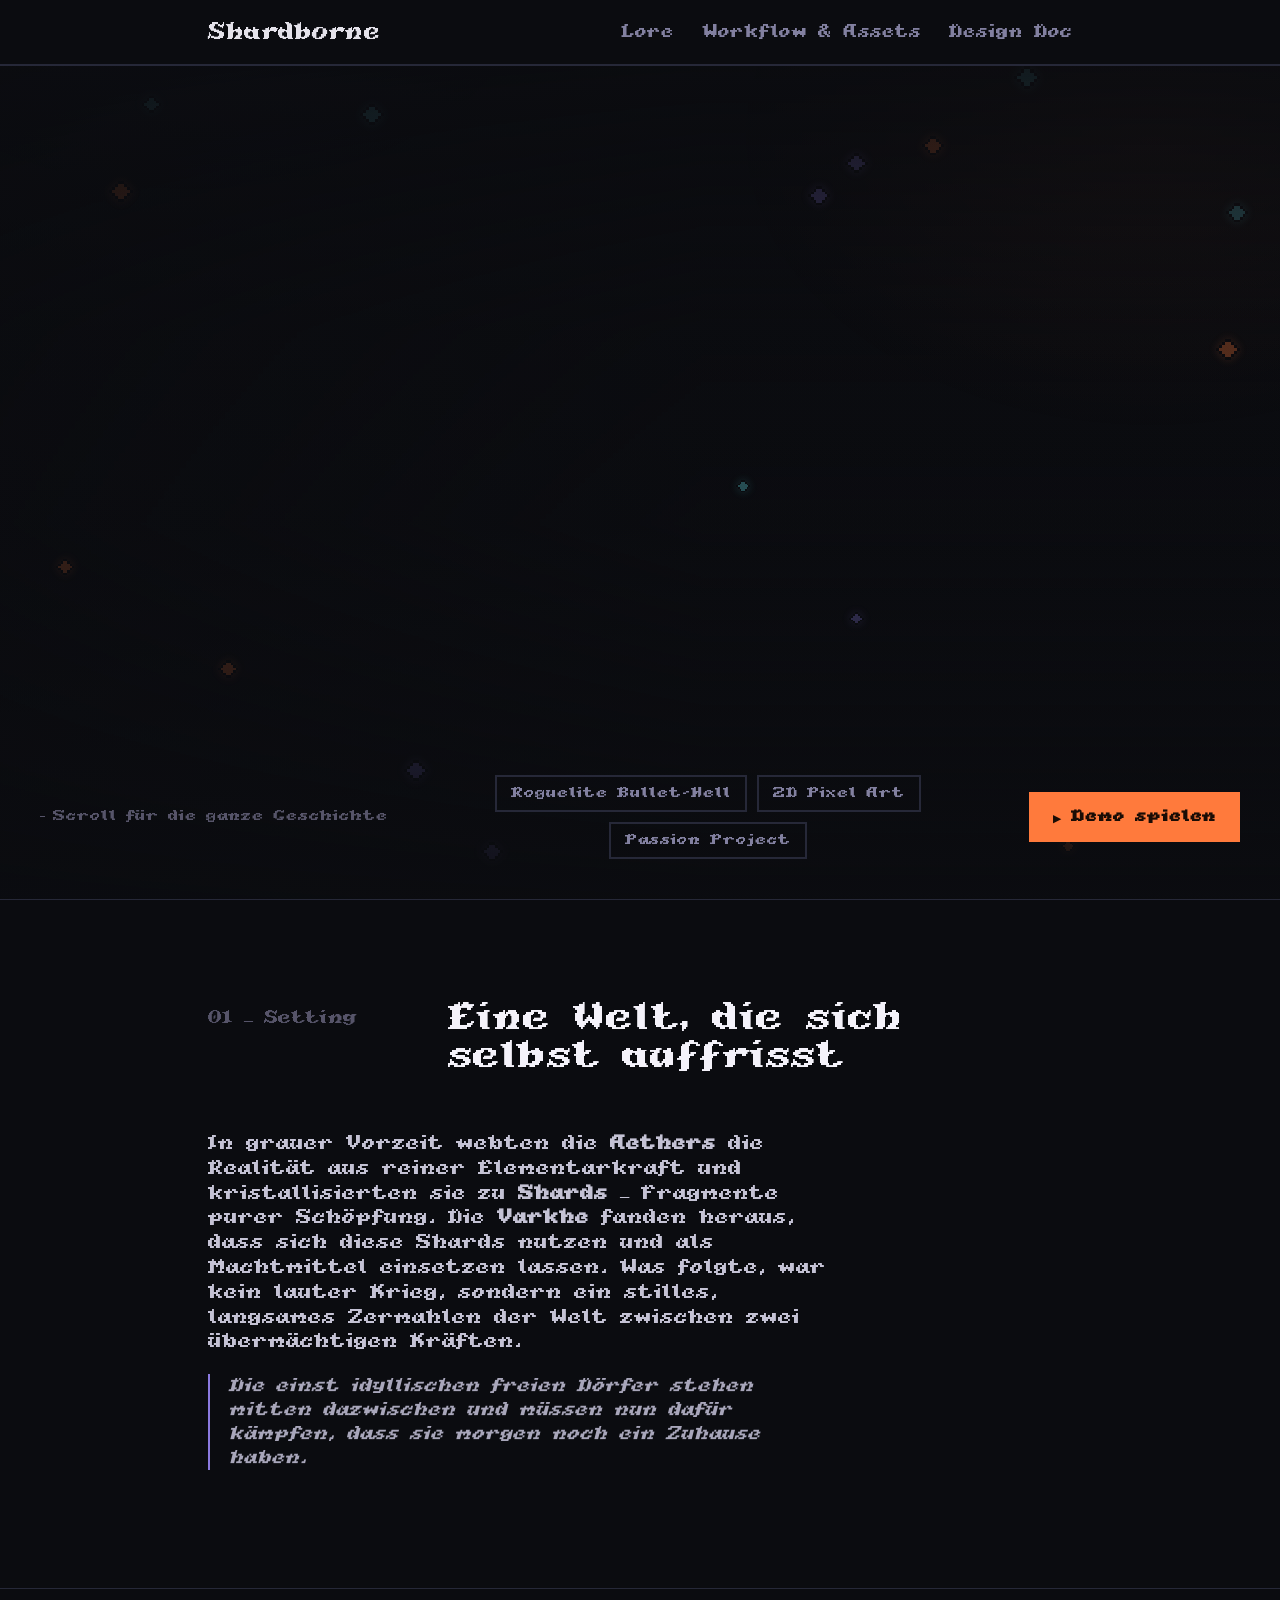
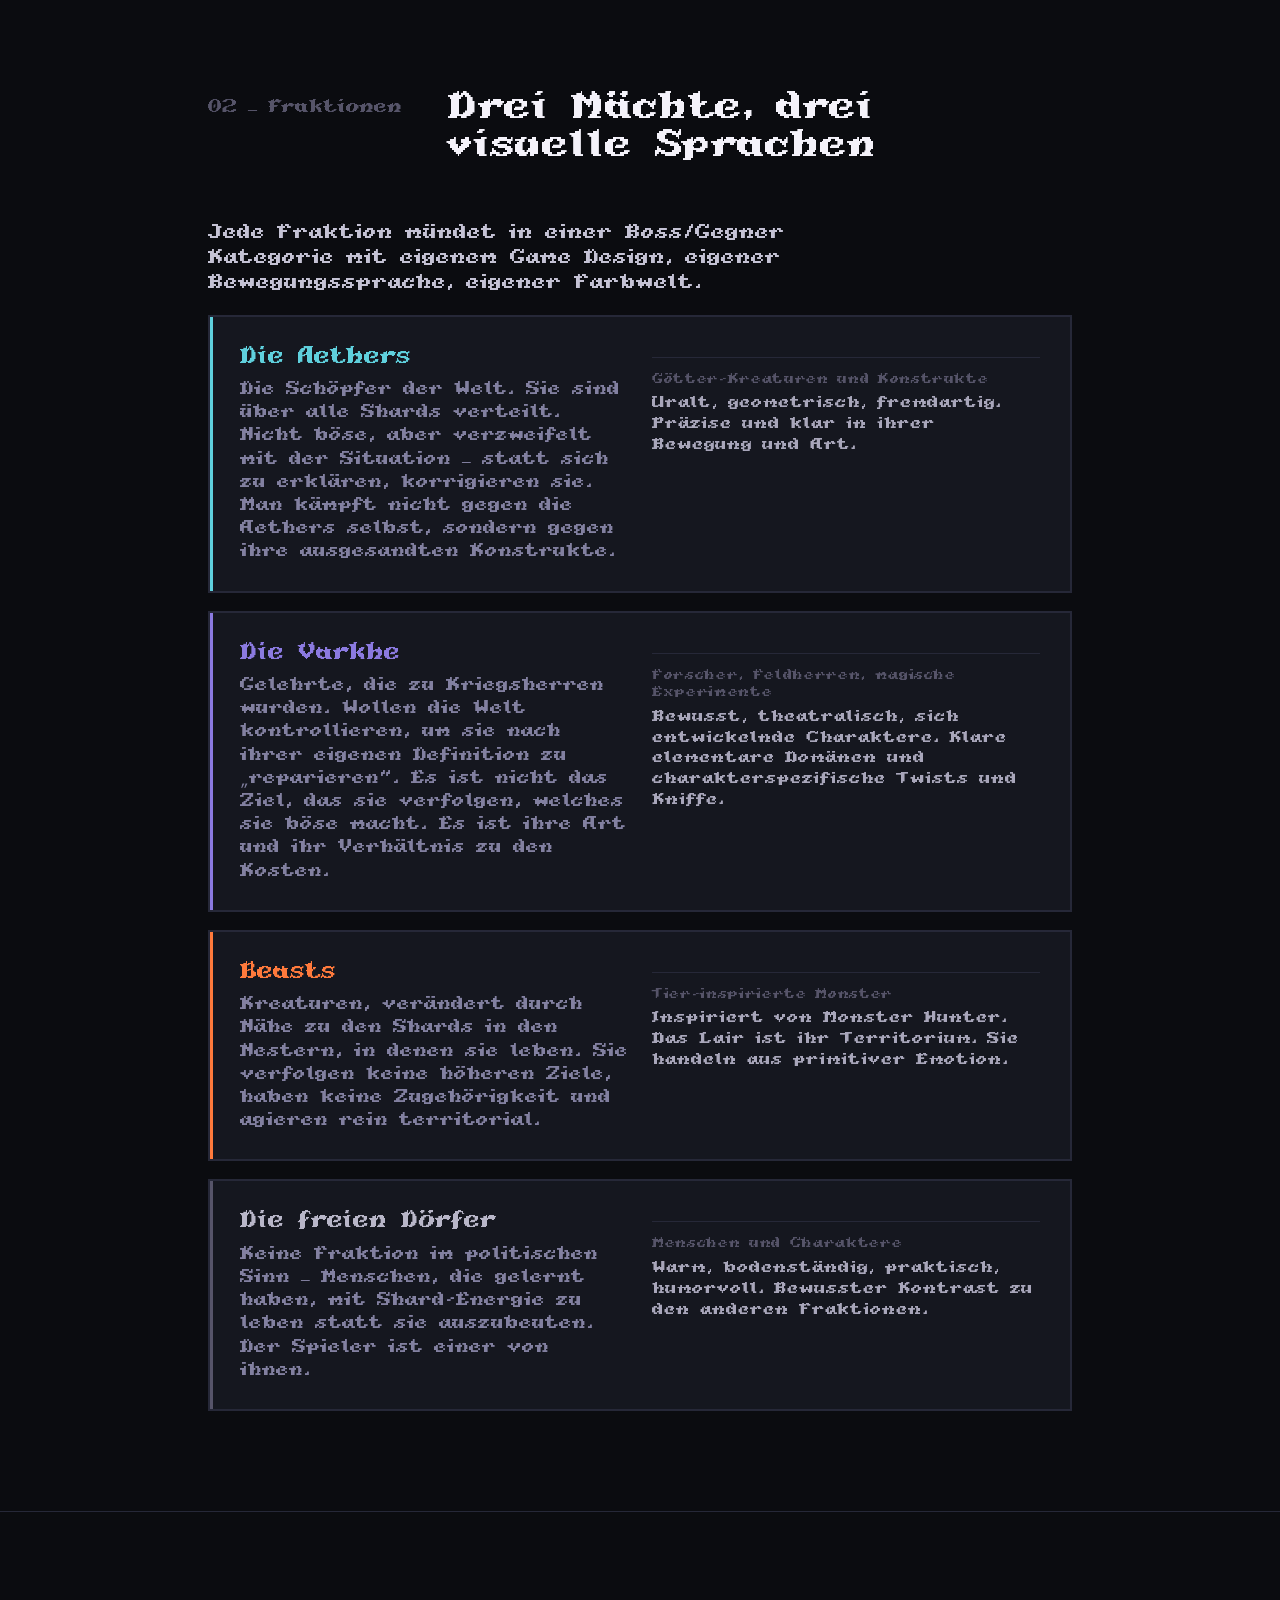
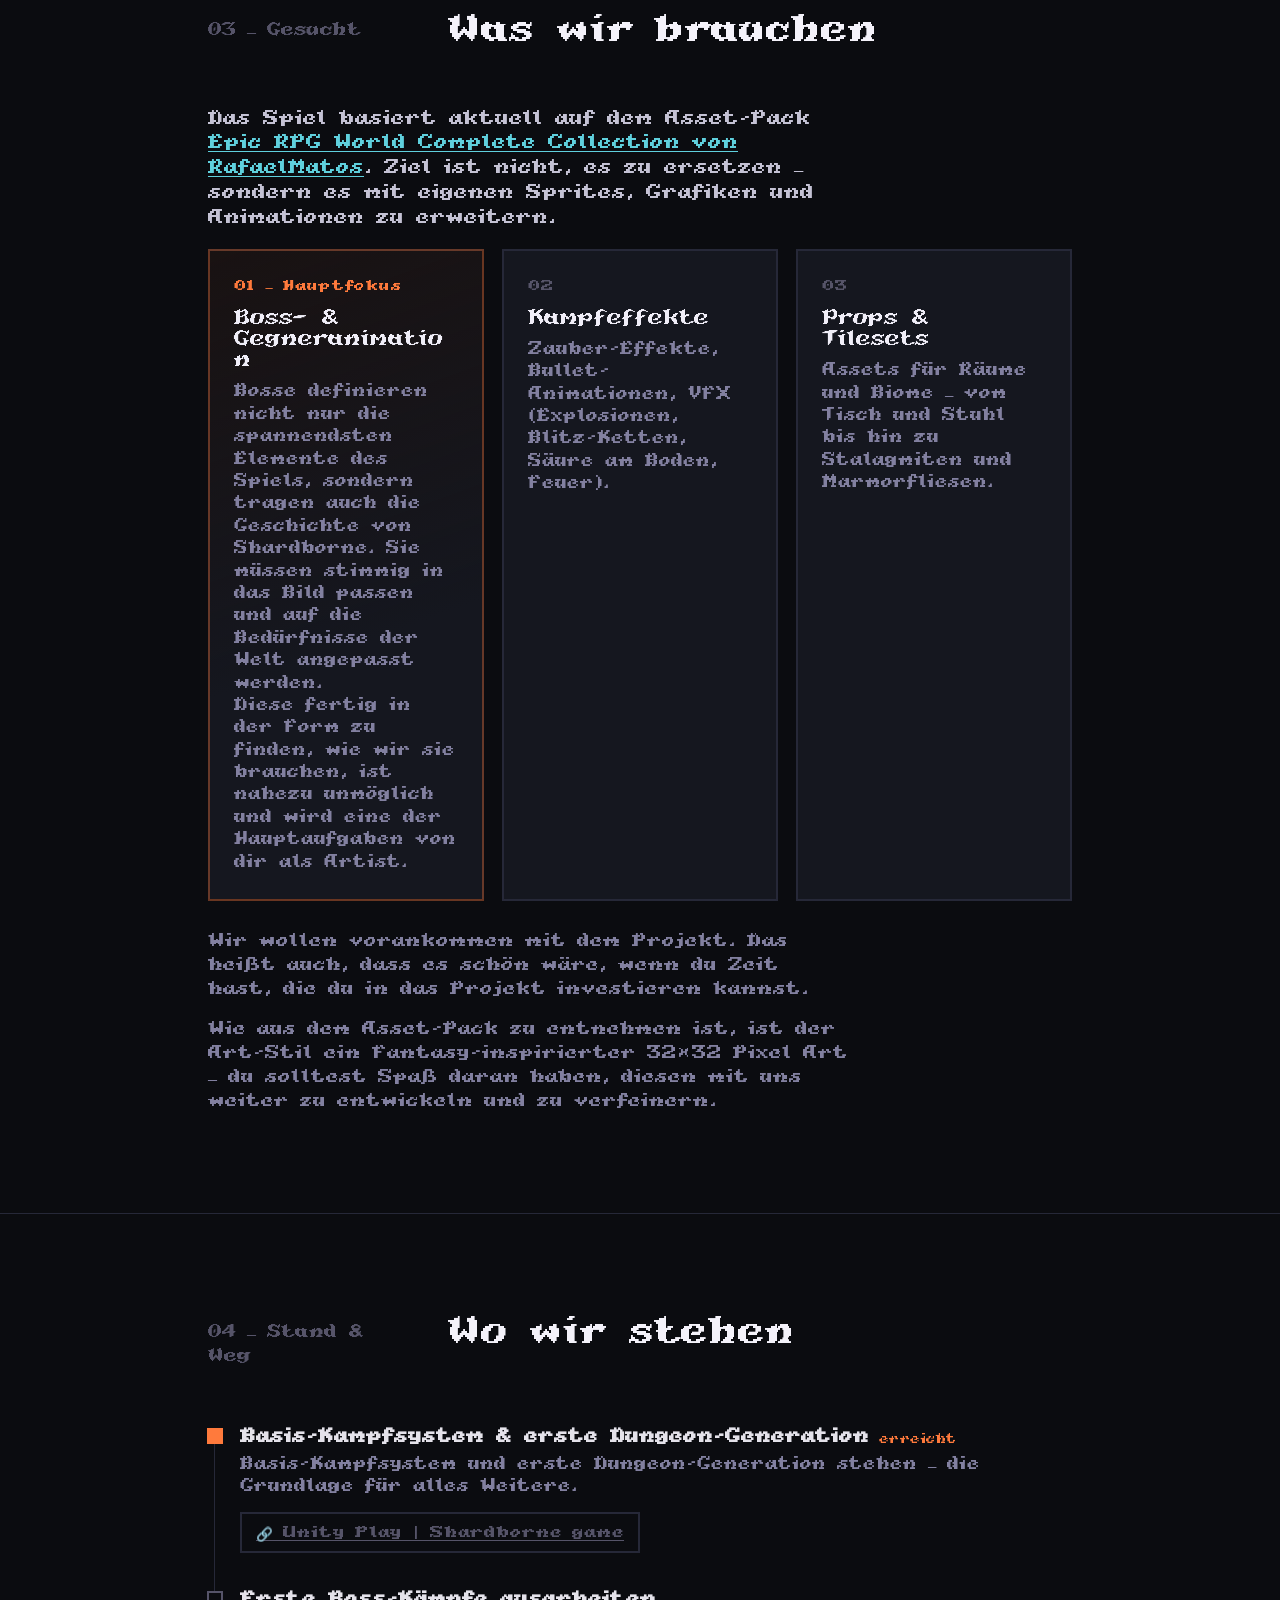
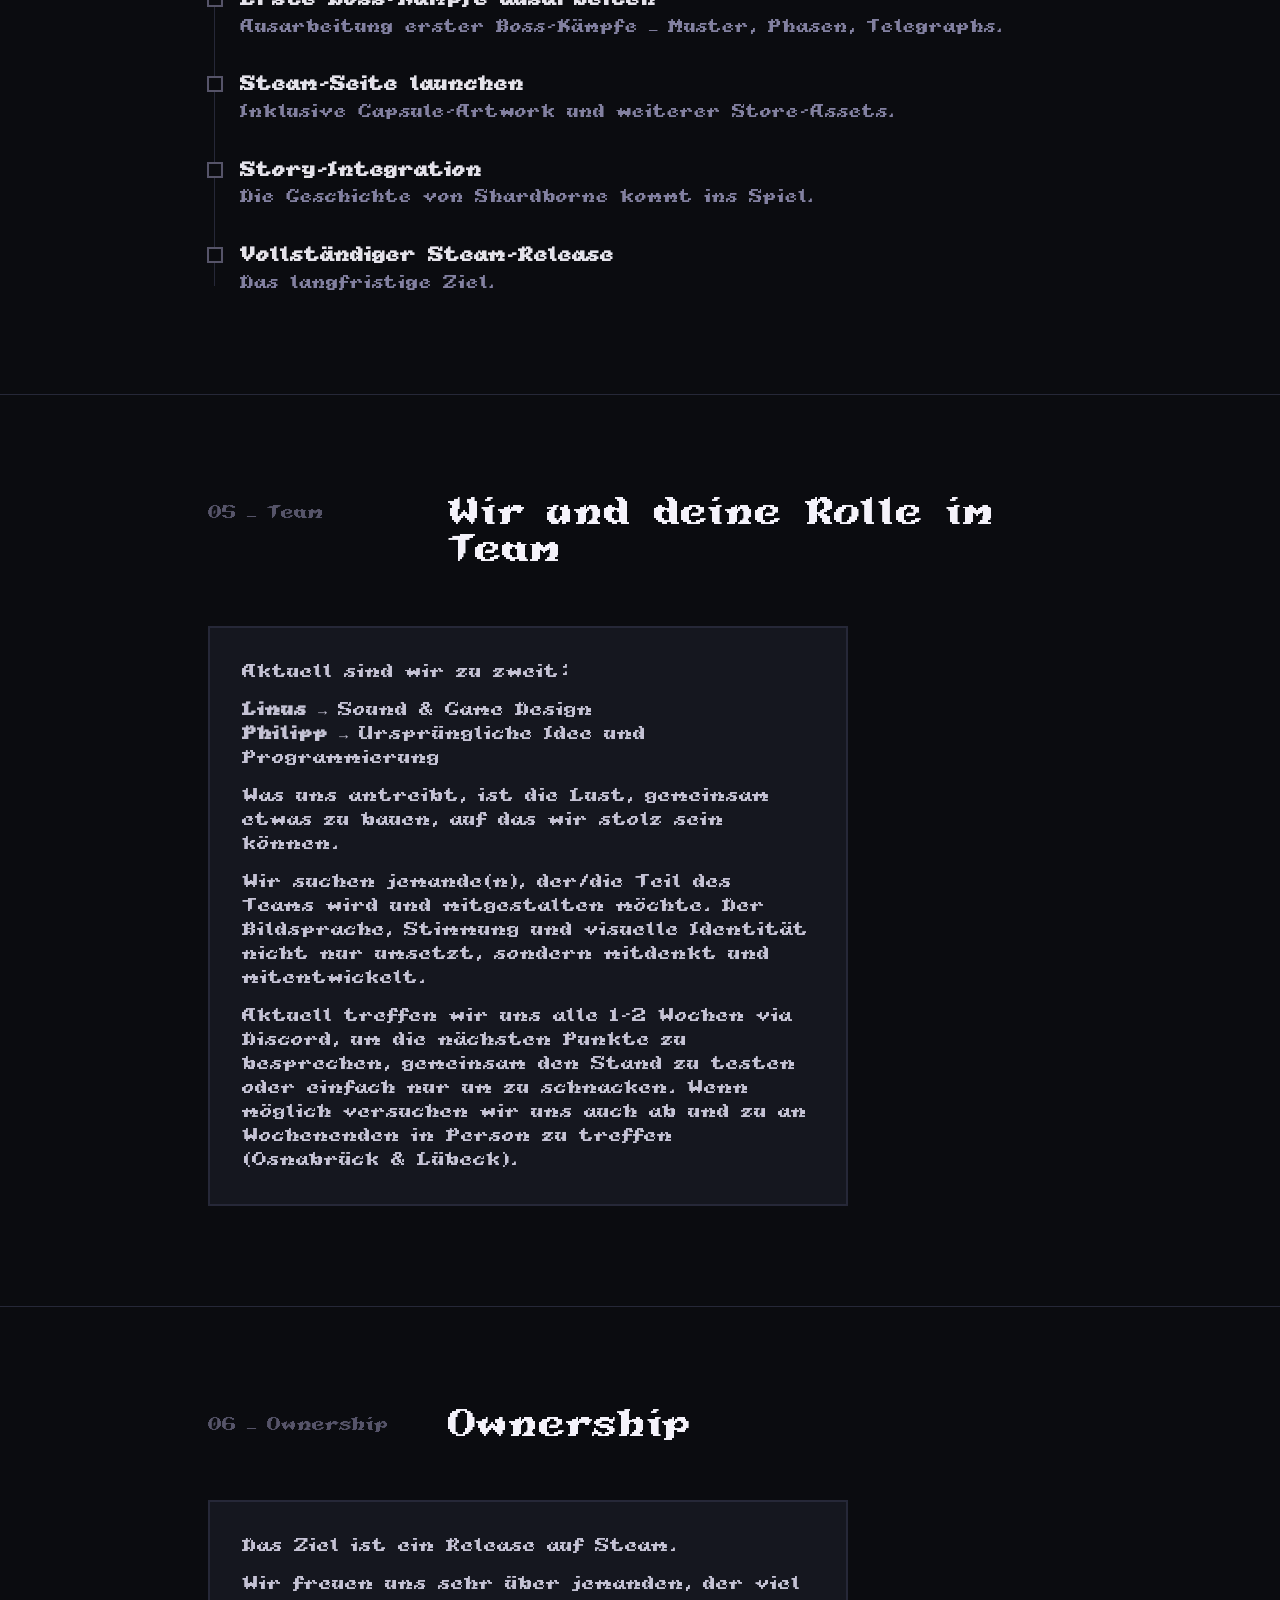
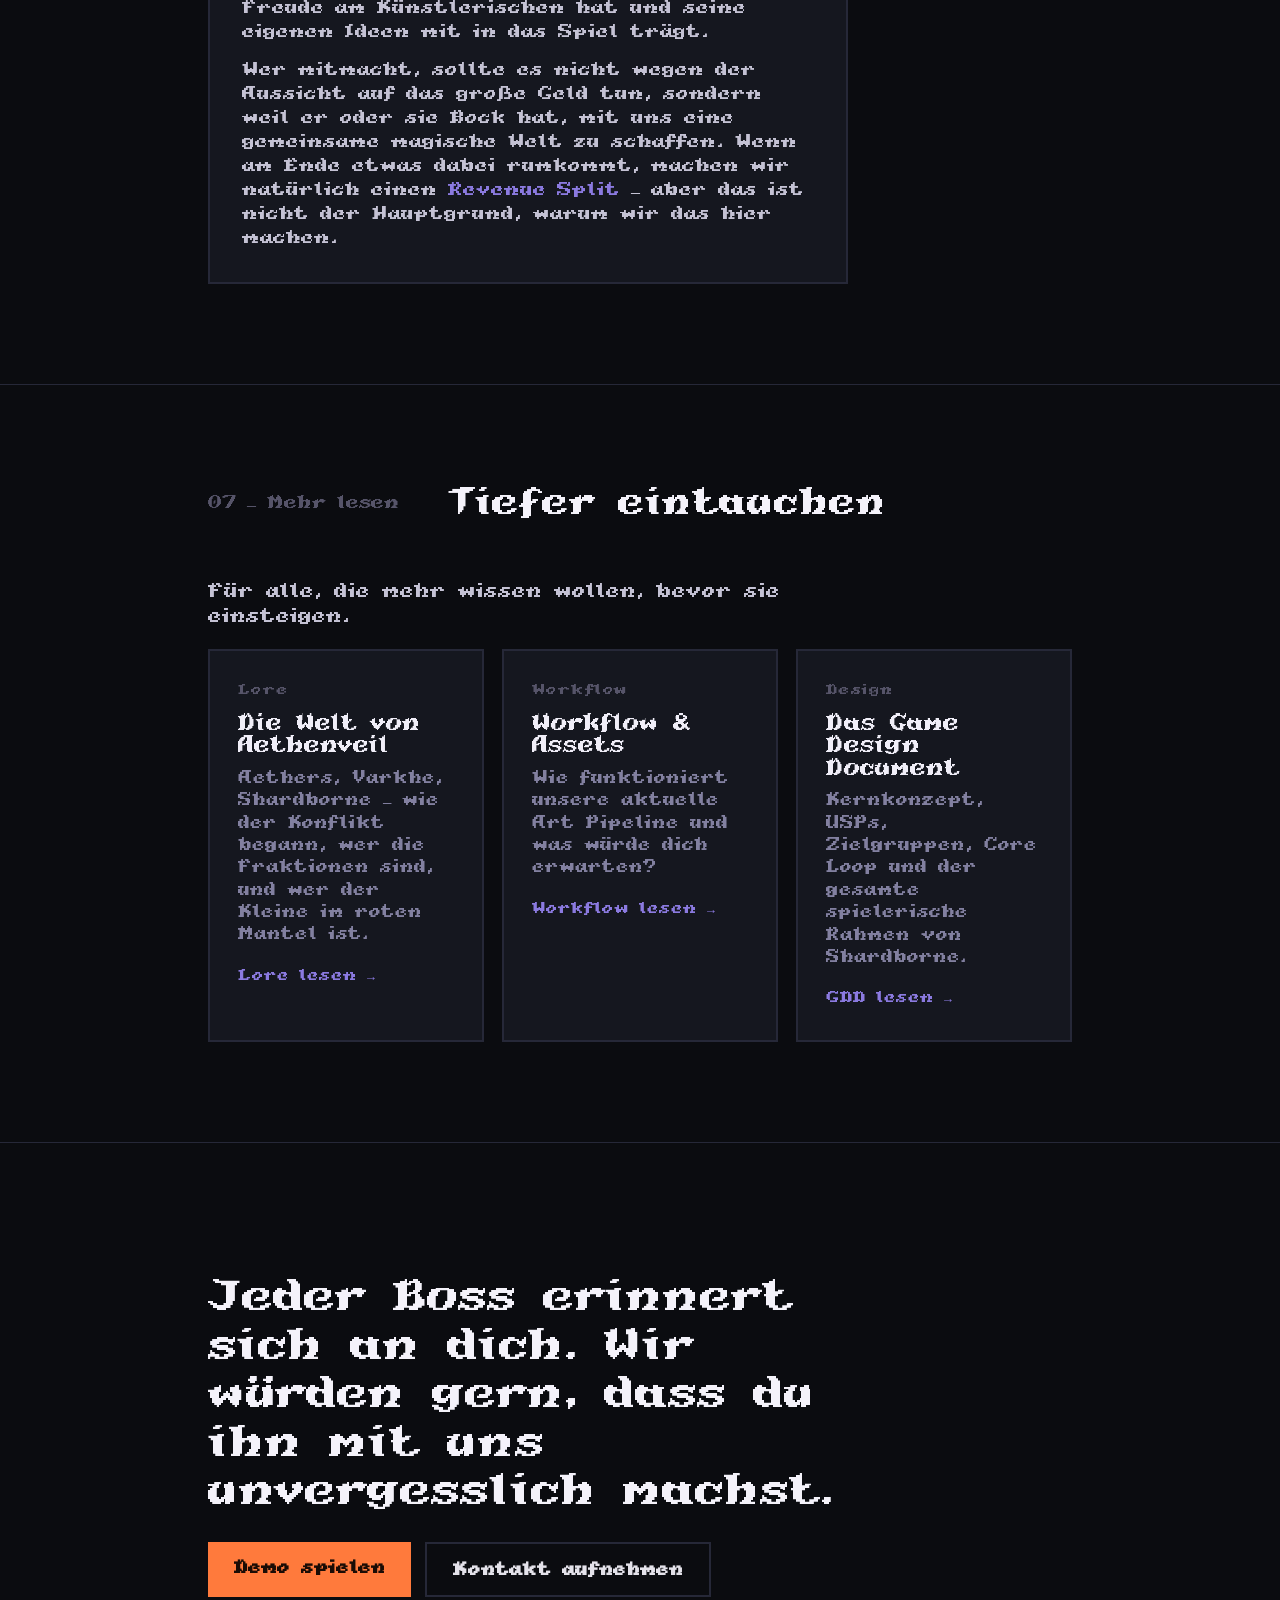
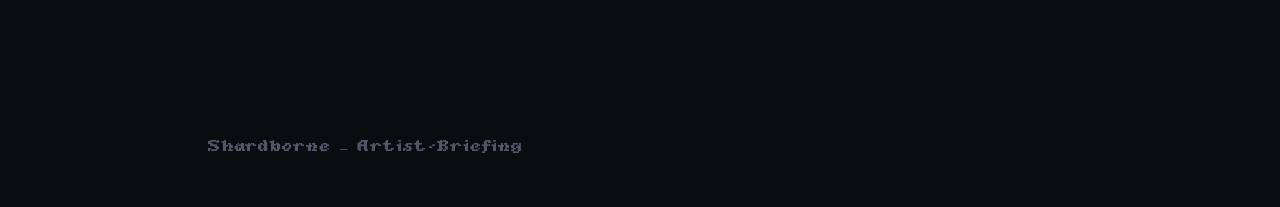
<file: index.html>
<!DOCTYPE html>
<html lang="de">
<head>
  <meta charset="UTF-8">
  <meta name="viewport" content="width=device-width, initial-scale=1.0">
  <title>Shardborne — Gesucht: Artist</title>
  <link rel="stylesheet" href="style.css">
</head>
<body>

<div class="grain"></div>

<svg style="display:none">
  <symbol id="pixel-gem" viewBox="0 0 8 8">
    <rect x="3" y="0" width="1" height="1" style="fill:var(--bg)"/>
    <rect x="4" y="0" width="1" height="1" style="fill:var(--bg)"/>
    <rect x="2" y="1" width="1" height="1" style="fill:var(--bg)"/>
    <rect x="5" y="1" width="1" height="1" style="fill:var(--bg)"/>
    <rect x="1" y="2" width="1" height="1" style="fill:var(--bg)"/>
    <rect x="6" y="2" width="1" height="1" style="fill:var(--bg)"/>
    <rect x="0" y="3" width="1" height="1" style="fill:var(--bg)"/>
    <rect x="7" y="3" width="1" height="1" style="fill:var(--bg)"/>
    <rect x="1" y="4" width="1" height="1" style="fill:var(--bg)"/>
    <rect x="6" y="4" width="1" height="1" style="fill:var(--bg)"/>
    <rect x="2" y="5" width="1" height="1" style="fill:var(--bg)"/>
    <rect x="5" y="5" width="1" height="1" style="fill:var(--bg)"/>
    <rect x="3" y="6" width="1" height="1" style="fill:var(--bg)"/>
    <rect x="4" y="6" width="1" height="1" style="fill:var(--bg)"/>
    <rect x="3" y="1" width="1" height="1" style="fill:currentColor"/>
    <rect x="4" y="1" width="1" height="1" style="fill:currentColor"/>
    <rect x="2" y="2" width="1" height="1" style="fill:currentColor"/>
    <rect x="3" y="2" width="1" height="1" style="fill:currentColor"/>
    <rect x="4" y="2" width="1" height="1" style="fill:currentColor"/>
    <rect x="5" y="2" width="1" height="1" style="fill:currentColor"/>
    <rect x="1" y="3" width="1" height="1" style="fill:currentColor"/>
    <rect x="2" y="3" width="1" height="1" style="fill:currentColor"/>
    <rect x="3" y="3" width="1" height="1" style="fill:currentColor"/>
    <rect x="4" y="3" width="1" height="1" style="fill:currentColor"/>
    <rect x="5" y="3" width="1" height="1" style="fill:currentColor"/>
    <rect x="6" y="3" width="1" height="1" style="fill:currentColor"/>
    <rect x="2" y="4" width="1" height="1" style="fill:currentColor"/>
    <rect x="3" y="4" width="1" height="1" style="fill:currentColor"/>
    <rect x="4" y="4" width="1" height="1" style="fill:currentColor"/>
    <rect x="5" y="4" width="1" height="1" style="fill:currentColor"/>
    <rect x="3" y="5" width="1" height="1" style="fill:currentColor"/>
    <rect x="4" y="5" width="1" height="1" style="fill:currentColor"/>
  </symbol>
</svg>
<div class="shard-field" aria-hidden="true">
  <svg class="pixel-shard shard-fire" viewBox="0 0 8 8" shape-rendering="crispEdges" style="top:62.1%; left:4.4%; width:18px; height:18px; animation-duration:7.7s,3.4s; animation-delay:0.6s,3.0s;"><use href="#pixel-gem"></use></svg>
  <svg class="pixel-shard shard-lightning" viewBox="0 0 8 8" shape-rendering="crispEdges" style="top:53.3%; left:57.5%; width:14px; height:14px; animation-duration:6.2s,3.7s; animation-delay:3.0s,0.1s;"><use href="#pixel-gem"></use></svg>
  <svg class="pixel-shard shard-varkhe" viewBox="0 0 8 8" shape-rendering="crispEdges" style="top:20.7%; left:63.1%; width:22px; height:22px; animation-duration:8.9s,4.3s; animation-delay:1.7s,3.5s;"><use href="#pixel-gem"></use></svg>
  <svg class="pixel-shard shard-fire" viewBox="0 0 8 8" shape-rendering="crispEdges" style="top:73.3%; left:17.0%; width:20px; height:20px; animation-duration:8.4s,3.5s; animation-delay:5.7s,1.3s;"><use href="#pixel-gem"></use></svg>
  <svg class="pixel-shard shard-lightning" viewBox="0 0 8 8" shape-rendering="crispEdges" style="top:10.7%; left:11.1%; width:19px; height:19px; animation-duration:10.2s,5.4s; animation-delay:4.4s,2.1s;"><use href="#pixel-gem"></use></svg>
  <svg class="pixel-shard shard-varkhe" viewBox="0 0 8 8" shape-rendering="crispEdges" style="top:93.5%; left:37.6%; width:22px; height:22px; animation-duration:8.1s,4.9s; animation-delay:5.3s,1.4s;"><use href="#pixel-gem"></use></svg>
  <svg class="pixel-shard shard-fire" viewBox="0 0 8 8" shape-rendering="crispEdges" style="top:20.1%; left:8.5%; width:24px; height:24px; animation-duration:7.6s,3.9s; animation-delay:0.5s,0.9s;"><use href="#pixel-gem"></use></svg>
  <svg class="pixel-shard shard-lightning" viewBox="0 0 8 8" shape-rendering="crispEdges" style="top:11.5%; left:28.1%; width:24px; height:24px; animation-duration:11.8s,3.5s; animation-delay:2.1s,2.7s;"><use href="#pixel-gem"></use></svg>
  <svg class="pixel-shard shard-varkhe" viewBox="0 0 8 8" shape-rendering="crispEdges" style="top:68.0%; left:66.3%; width:15px; height:15px; animation-duration:10.3s,3.5s; animation-delay:4.4s,0.7s;"><use href="#pixel-gem"></use></svg>
  <svg class="pixel-shard shard-fire" viewBox="0 0 8 8" shape-rendering="crispEdges" style="top:37.7%; left:95.0%; width:24px; height:24px; animation-duration:10.8s,3.7s; animation-delay:1.9s,3.1s;"><use href="#pixel-gem"></use></svg>
  <svg class="pixel-shard shard-lightning" viewBox="0 0 8 8" shape-rendering="crispEdges" style="top:7.3%; left:79.2%; width:26px; height:26px; animation-duration:8.2s,3.8s; animation-delay:1.3s,3.8s;"><use href="#pixel-gem"></use></svg>
  <svg class="pixel-shard shard-varkhe" viewBox="0 0 8 8" shape-rendering="crispEdges" style="top:84.4%; left:31.6%; width:24px; height:24px; animation-duration:9.5s,5.7s; animation-delay:3.9s,0.6s;"><use href="#pixel-gem"></use></svg>
  <svg class="pixel-shard shard-fire" viewBox="0 0 8 8" shape-rendering="crispEdges" style="top:15.1%; left:72.0%; width:22px; height:22px; animation-duration:7.8s,4.8s; animation-delay:5.4s,1.6s;"><use href="#pixel-gem"></use></svg>
  <svg class="pixel-shard shard-lightning" viewBox="0 0 8 8" shape-rendering="crispEdges" style="top:22.6%; left:95.8%; width:22px; height:22px; animation-duration:9.5s,5.3s; animation-delay:5.2s,0.6s;"><use href="#pixel-gem"></use></svg>
  <svg class="pixel-shard shard-varkhe" viewBox="0 0 8 8" shape-rendering="crispEdges" style="top:17.0%; left:66.0%; width:23px; height:23px; animation-duration:6.4s,4.1s; animation-delay:6.0s,2.1s;"><use href="#pixel-gem"></use></svg>
  <svg class="pixel-shard shard-fire" viewBox="0 0 8 8" shape-rendering="crispEdges" style="top:93.3%; left:82.9%; width:14px; height:14px; animation-duration:10.8s,3.3s; animation-delay:5.3s,3.0s;"><use href="#pixel-gem"></use></svg>
</div>

<nav class="site-nav">
  <div class="wrap nav-inner">
    <a href="index.html" class="nav-logo">Shardborne</a>
    <div class="nav-links">
      <a href="story.html">Lore</a>
      <a href="workflow.html">Workflow & Assets</a>
      <a href="gdd.html">Design Doc</a>
    </div>
    <button class="nav-burger" aria-label="Menü öffnen" aria-expanded="false">
      <span class="bar"></span>
      <span class="bar"></span>
      <span class="bar"></span>
    </button>
  </div>
</nav>

<header class="hero hero-video">
  <video class="hero-video-bg" autoplay muted loop playsinline preload="auto" aria-hidden="true">
    <source src="media/trailer.mp4" type="video/mp4">
  </video>
  <div class="hero-scrim"></div>
  <div class="hero-bottom-row">
    <div class="scroll-cue"><span class="line"></span>Scroll für die ganze Geschichte</div>
    <div class="hero-tags">
      <span class="tag">Roguelite Bullet-Hell</span>
      <span class="tag">2D Pixel Art</span>
      <span class="tag">Passion Project</span>
    </div>
    <a class="hero-play-btn" href="https://play.unity.com/en/games/e10fb6bb-6f83-4852-bd4e-c260119b2be6/shardborne" target="_blank" rel="noopener">
      <span class="play-icon-tri">▶</span> Demo spielen
    </a>
  </div>
</header>

<section>
  <div class="wrap">
    <div class="section-head">
      <div class="section-num">01 — Setting</div>
      <div class="section-title">Eine Welt, die sich selbst auffrisst</div>
    </div>
    <p class="lede">In grauer Vorzeit webten die <strong>Aethers</strong> die Realität aus reiner Elementarkraft und kristallisierten sie zu <strong>Shards</strong> — Fragmente purer Schöpfung. Die <strong>Varkhe</strong> fanden heraus, dass sich diese Shards nutzen und als Machtmittel einsetzen lassen. Was folgte, war kein lauter Krieg, sondern ein stilles, langsames Zermahlen der Welt zwischen zwei übermächtigen Kräften.</p>
    <p class="quote-line">Die einst idyllischen freien Dörfer stehen mitten dazwischen und müssen nun dafür kämpfen, dass sie morgen noch ein Zuhause haben.</p>
  </div>
</section>

<section>
  <div class="wrap">
    <div class="section-head">
      <div class="section-num">02 — Fraktionen</div>
      <div class="section-title">Drei Mächte, drei visuelle Sprachen</div>
    </div>
    <p class="lede">Jede Fraktion mündet in einer Boss/Gegner Kategorie mit eigenem Game Design, eigener Bewegungssprache, eigener Farbwelt.</p>

    <div class="factions">
      <div class="faction-card aether">
        <div>
          <h3>Die Aethers</h3>
          <p>Die Schöpfer der Welt. Sie sind über alle Shards verteilt. Nicht böse, aber verzweifelt mit der Situation — statt sich zu erklären, korrigieren sie. Man kämpft nicht gegen die Aethers selbst, sondern gegen ihre ausgesandten Konstrukte.</p>
        </div>
        <div class="visual-note">
          <strong>Götter-Kreaturen und Konstrukte</strong>
          Uralt, geometrisch, fremdartig. Präzise und klar in ihrer Bewegung und Art.
        </div>
      </div>

      <div class="faction-card varkhe">
        <div>
          <h3>Die Varkhe</h3>
          <p>Gelehrte, die zu Kriegsherren wurden. Wollen die Welt kontrollieren, um sie nach ihrer eigenen Definition zu „reparieren". Es ist nicht das Ziel, das sie verfolgen, welches sie böse macht. Es ist ihre Art und ihr Verhältnis zu den Kosten.</p>
        </div>
        <div class="visual-note">
          <strong>Forscher, Feldherren, magische Experimente</strong>
          Bewusst, theatralisch, sich entwickelnde Charaktere. Klare elementare Domänen und charakterspezifische Twists und Kniffe.
        </div>
      </div>

      <div class="faction-card beast">
        <div>
          <h3>Beasts</h3>
          <p>Kreaturen, verändert durch Nähe zu den Shards in den Nestern, in denen sie leben. Sie verfolgen keine höheren Ziele, haben keine Zugehörigkeit und agieren rein territorial.</p>
        </div>
        <div class="visual-note">
          <strong>Tier-inspirierte Monster</strong>
          Inspiriert von Monster Hunter. Das Lair ist ihr Territorium. Sie handeln aus primitiver Emotion.
        </div>
      </div>

      <div class="faction-card player">
        <div>
          <h3>Die freien Dörfer</h3>
          <p>Keine Fraktion im politischen Sinn — Menschen, die gelernt haben, mit Shard-Energie zu leben statt sie auszubeuten. Der Spieler ist einer von ihnen.</p>
        </div>
        <div class="visual-note">
          <strong>Menschen und Charaktere</strong>
          Warm, bodenständig, praktisch, humorvoll. Bewusster Kontrast zu den anderen Fraktionen.
        </div>
      </div>
    </div>
  </div>
</section>

<section>
  <div class="wrap">
    <div class="section-head">
      <div class="section-num">03 — Gesucht</div>
      <div class="section-title">Was wir brauchen</div>
    </div>
    <p class="lede">Das Spiel basiert aktuell auf dem Asset-Pack <a href="https://rafaelmatos.itch.io/epic-rpg-world-collection" target="_blank" rel="noopener" style="color: var(--lightning); text-decoration: underline;">Epic RPG World Complete Collection von RafaelMatos</a>. Ziel ist nicht, es zu ersetzen — sondern es mit eigenen Sprites, Grafiken und Animationen zu erweitern.</p>

    <div class="categories">
      <div class="cat-card focus">
        <div class="cat-label">01 — Hauptfokus</div>
        <h4>Boss- & Gegneranimation</h4>
        <p>Bosse definieren nicht nur die spannendsten Elemente des Spiels, sondern tragen auch die Geschichte von Shardborne. Sie müssen stimmig in das Bild passen und auf die Bedürfnisse der Welt angepasst werden.</p>
        <p>Diese fertig in der Form zu finden, wie wir sie brauchen, ist nahezu unmöglich und wird eine der Hauptaufgaben von dir als Artist.</p>
      </div>
      <div class="cat-card">
        <div class="cat-label">02</div>
        <h4>Kampfeffekte</h4>
        <p>Zauber-Effekte, Bullet-Animationen, VFX (Explosionen, Blitz-Ketten, Säure am Boden, Feuer).</p>
      </div>
      <div class="cat-card">
        <div class="cat-label">03</div>
        <h4>Props & Tilesets</h4>
        <p>Assets für Räume und Biome — vom Tisch und Stuhl bis hin zu Stalagmiten und Marmorfliesen.</p>
      </div>
    </div>

    <div class="body-col" style="margin-top: 28px;">
      <p>Wir wollen vorankommen mit dem Projekt. Das heißt auch, dass es schön wäre, wenn du Zeit hast, die du in das Projekt investieren kannst.</p>
      <p>Wie aus dem Asset-Pack zu entnehmen ist, ist der Art-Stil ein Fantasy-inspirierter 32×32 Pixel Art — du solltest Spaß daran haben, diesen mit uns weiter zu entwickeln und zu verfeinern.</p>
    </div>
  </div>
</section>

<section>
  <div class="wrap">
    <div class="section-head">
      <div class="section-num">04 — Stand & Weg</div>
      <div class="section-title">Wo wir stehen</div>
    </div>

    <div class="roadmap">
      <div class="road-step done">
        <h5>Basis-Kampfsystem & erste Dungeon-Generation</h5>
        <p>Basis-Kampfsystem und erste Dungeon-Generation stehen — die Grundlage für alles Weitere.</p>
        <a class="link-placeholder" href="https://play.unity.com/en/games/e10fb6bb-6f83-4852-bd4e-c260119b2be6/shardborne" target="_blank" rel="noopener">🔗 Unity Play | Shardborne game</a>
      </div>
      <div class="road-step">
        <h5>Erste Boss-Kämpfe ausarbeiten</h5>
        <p>Ausarbeitung erster Boss-Kämpfe — Muster, Phasen, Telegraphs.</p>
      </div>
      <div class="road-step">
        <h5>Steam-Seite launchen</h5>
        <p>Inklusive Capsule-Artwork und weiterer Store-Assets.</p>
      </div>
      <div class="road-step">
        <h5>Story-Integration</h5>
        <p>Die Geschichte von Shardborne kommt ins Spiel.</p>
      </div>
      <div class="road-step">
        <h5>Vollständiger Steam-Release</h5>
        <p>Das langfristige Ziel.</p>
      </div>
    </div>
  </div>
</section>

<section>
  <div class="wrap">
    <div class="section-head">
      <div class="section-num">05 — Team</div>
      <div class="section-title">Wir und deine Rolle im Team</div>
    </div>

    <div class="team-block">
      <p>Aktuell sind wir zu zweit:</p>
      <p><strong>Linus</strong> → Sound & Game Design<br><strong>Philipp</strong> → Ursprüngliche Idee und Programmierung</p>
      <p>Was uns antreibt, ist die Lust, gemeinsam etwas zu bauen, auf das wir stolz sein können.</p>
      <p>Wir suchen jemande(n), der/die Teil des Teams wird und mitgestalten möchte. Der Bildsprache, Stimmung und visuelle Identität nicht nur umsetzt, sondern mitdenkt und mitentwickelt.</p>
      <p>Aktuell treffen wir uns alle 1-2 Wochen via Discord, um die nächsten Punkte zu besprechen, gemeinsam den Stand zu testen oder einfach nur um zu schnacken. Wenn möglich versuchen wir uns auch ab und zu an Wochenenden in Person zu treffen (Osnabrück & Lübeck).</p>
    </div>
  </div>
</section>

<section>
  <div class="wrap">
    <div class="section-head">
      <div class="section-num">06 — Ownership</div>
      <div class="section-title">Ownership</div>
    </div>

    <div class="team-block">
      <p>Das Ziel ist ein Release auf Steam.</p>
      <p>Wir freuen uns sehr über jemanden, der viel Freude am Künstlerischen hat und seine eigenen Ideen mit in das Spiel trägt.</p>
      <p>Wer mitmacht, sollte es nicht wegen der Aussicht auf das große Geld tun, sondern weil er oder sie Bock hat, mit uns eine gemeinsame magische Welt zu schaffen. Wenn am Ende etwas dabei rumkommt, machen wir natürlich einen <span class="highlight">Revenue Split</span> — aber das ist nicht der Hauptgrund, warum wir das hier machen.</p>
    </div>
  </div>
</section>

<section>
  <div class="wrap">
    <div class="section-head">
      <div class="section-num">07 — Mehr lesen</div>
      <div class="section-title">Tiefer eintauchen</div>
    </div>
    <p class="lede">Für alle, die mehr wissen wollen, bevor sie einsteigen.</p>

    <div class="subpage-links three">
      <a href="story.html" class="subpage-card">
        <div class="cat-label">Lore</div>
        <h4>Die Welt von Aethenveil</h4>
        <p>Aethers, Varkhe, Shardborne — wie der Konflikt begann, wer die Fraktionen sind, und wer der Kleine im roten Mantel ist.</p>
        <span class="go-arrow">Lore lesen →</span>
      </a>
      <a href="workflow.html" class="subpage-card">
        <div class="cat-label">Workflow</div>
        <h4>Workflow & Assets</h4>
        <p>Wie funktioniert unsere aktuelle Art Pipeline und was würde dich erwarten?</p>
        <span class="go-arrow">Workflow lesen →</span>
      </a>
      <a href="gdd.html" class="subpage-card">
        <div class="cat-label">Design</div>
        <h4>Das Game Design Document</h4>
        <p>Kernkonzept, USPs, Zielgruppen, Core Loop und der gesamte spielerische Rahmen von Shardborne.</p>
        <span class="go-arrow">GDD lesen →</span>
      </a>
    </div>
  </div>
</section>

<section class="closing">
  <div class="wrap">
    <h2>Jeder Boss erinnert sich an dich. Wir würden gern, dass du ihn mit uns unvergesslich machst.</h2>
    <div class="cta-row">
      <a class="cta primary" href="https://play.unity.com/en/games/e10fb6bb-6f83-4852-bd4e-c260119b2be6/shardborne" target="_blank" rel="noopener">Demo spielen</a>
      <a class="cta secondary" href="https://discord.gg/Mf63Mmaw43" target="_blank" rel="noopener">Kontakt aufnehmen</a>
    </div>
  </div>
</section>

<footer class="site-footer">
  <div class="wrap">Shardborne — Artist-Briefing</div>
</footer>

<script>
  (function() {
    var field = document.querySelector('.shard-field');
    if (!field) return;
    function updateShardField() {
      field.style.transform = 'translateY(' + window.scrollY + 'px)';
    }
    window.addEventListener('scroll', updateShardField, { passive: true });
    window.addEventListener('resize', updateShardField);
    updateShardField();
  })();
</script>

<script>
  (function() {
    var burger = document.querySelector('.nav-burger');
    var links = document.querySelector('.nav-links');
    if (!burger || !links) return;
    burger.addEventListener('click', function() {
      var isOpen = links.classList.toggle('open');
      burger.classList.toggle('open', isOpen);
      burger.setAttribute('aria-expanded', isOpen ? 'true' : 'false');
      burger.setAttribute('aria-label', isOpen ? 'Menü schließen' : 'Menü öffnen');
    });
    links.querySelectorAll('a').forEach(function(a) {
      a.addEventListener('click', function() {
        links.classList.remove('open');
        burger.classList.remove('open');
        burger.setAttribute('aria-expanded', 'false');
        burger.setAttribute('aria-label', 'Menü öffnen');
      });
    });
  })();
</script>
</body>
</html>
</file>
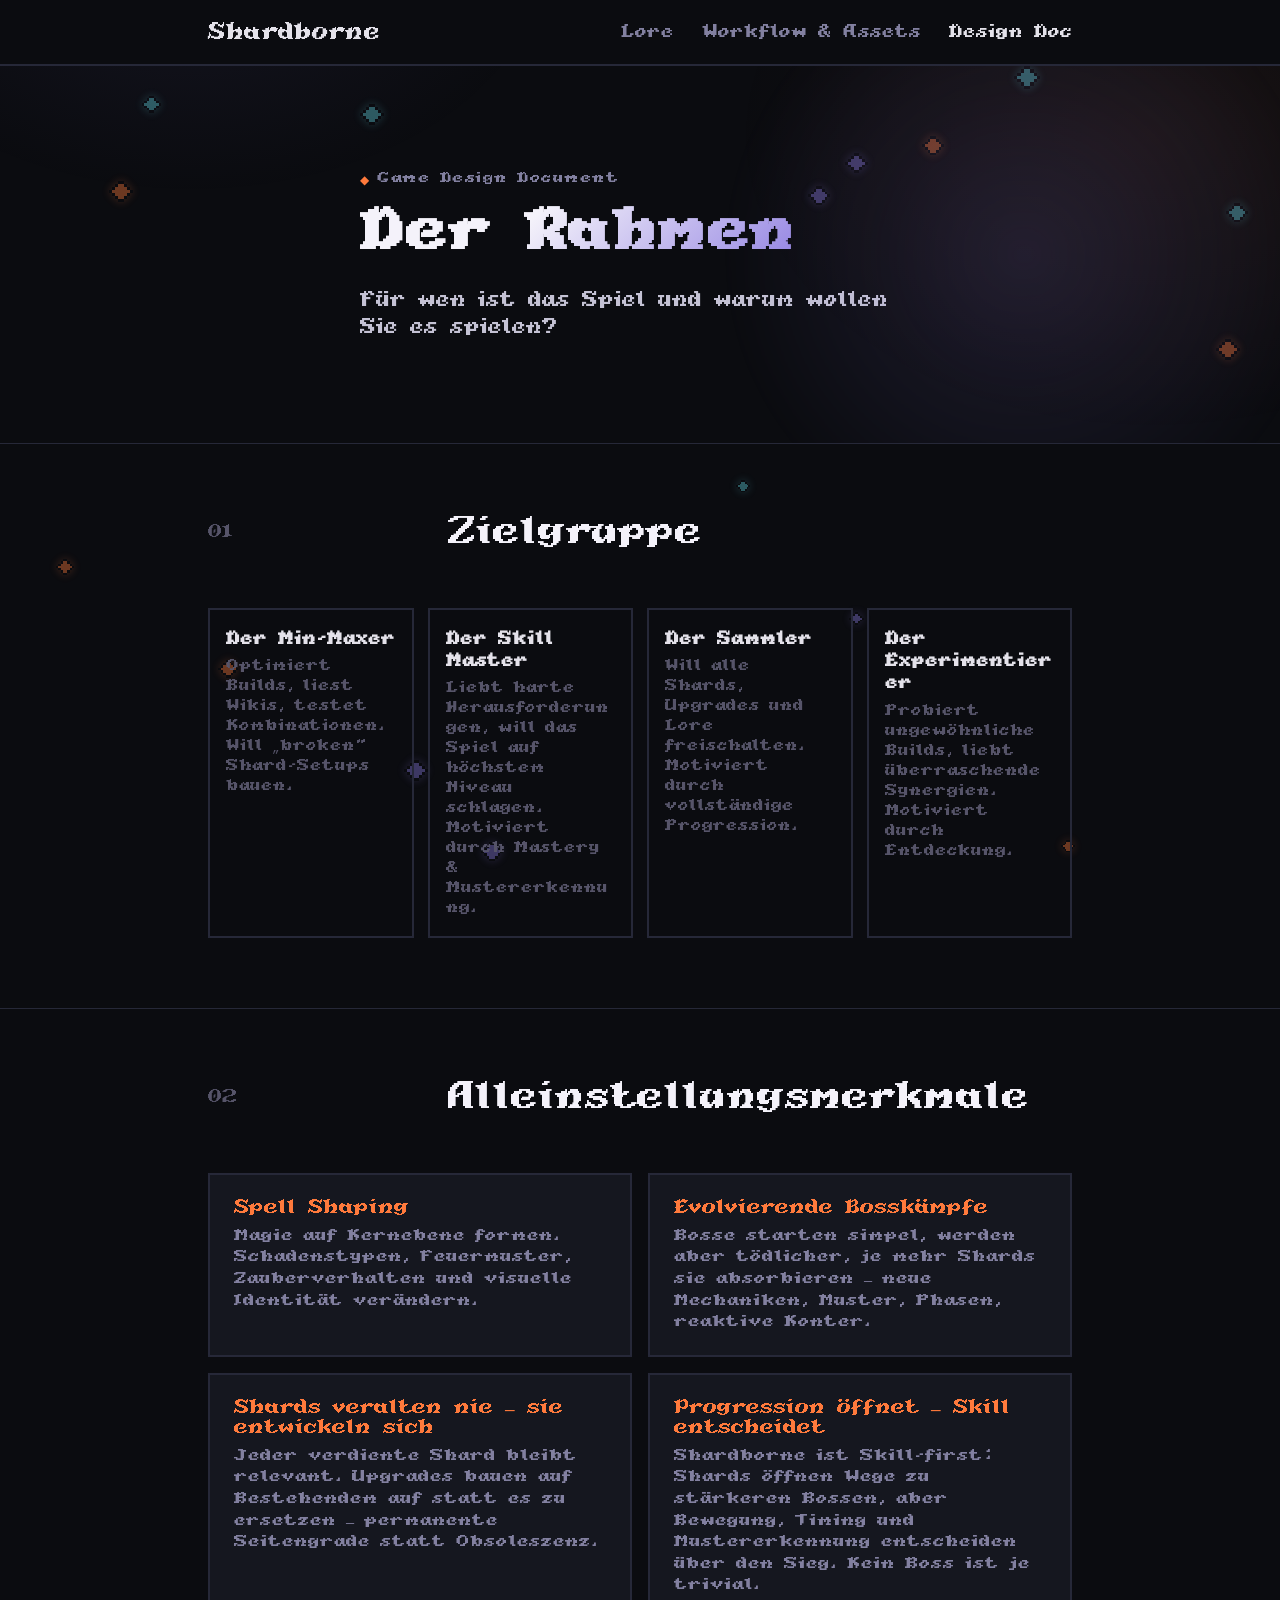
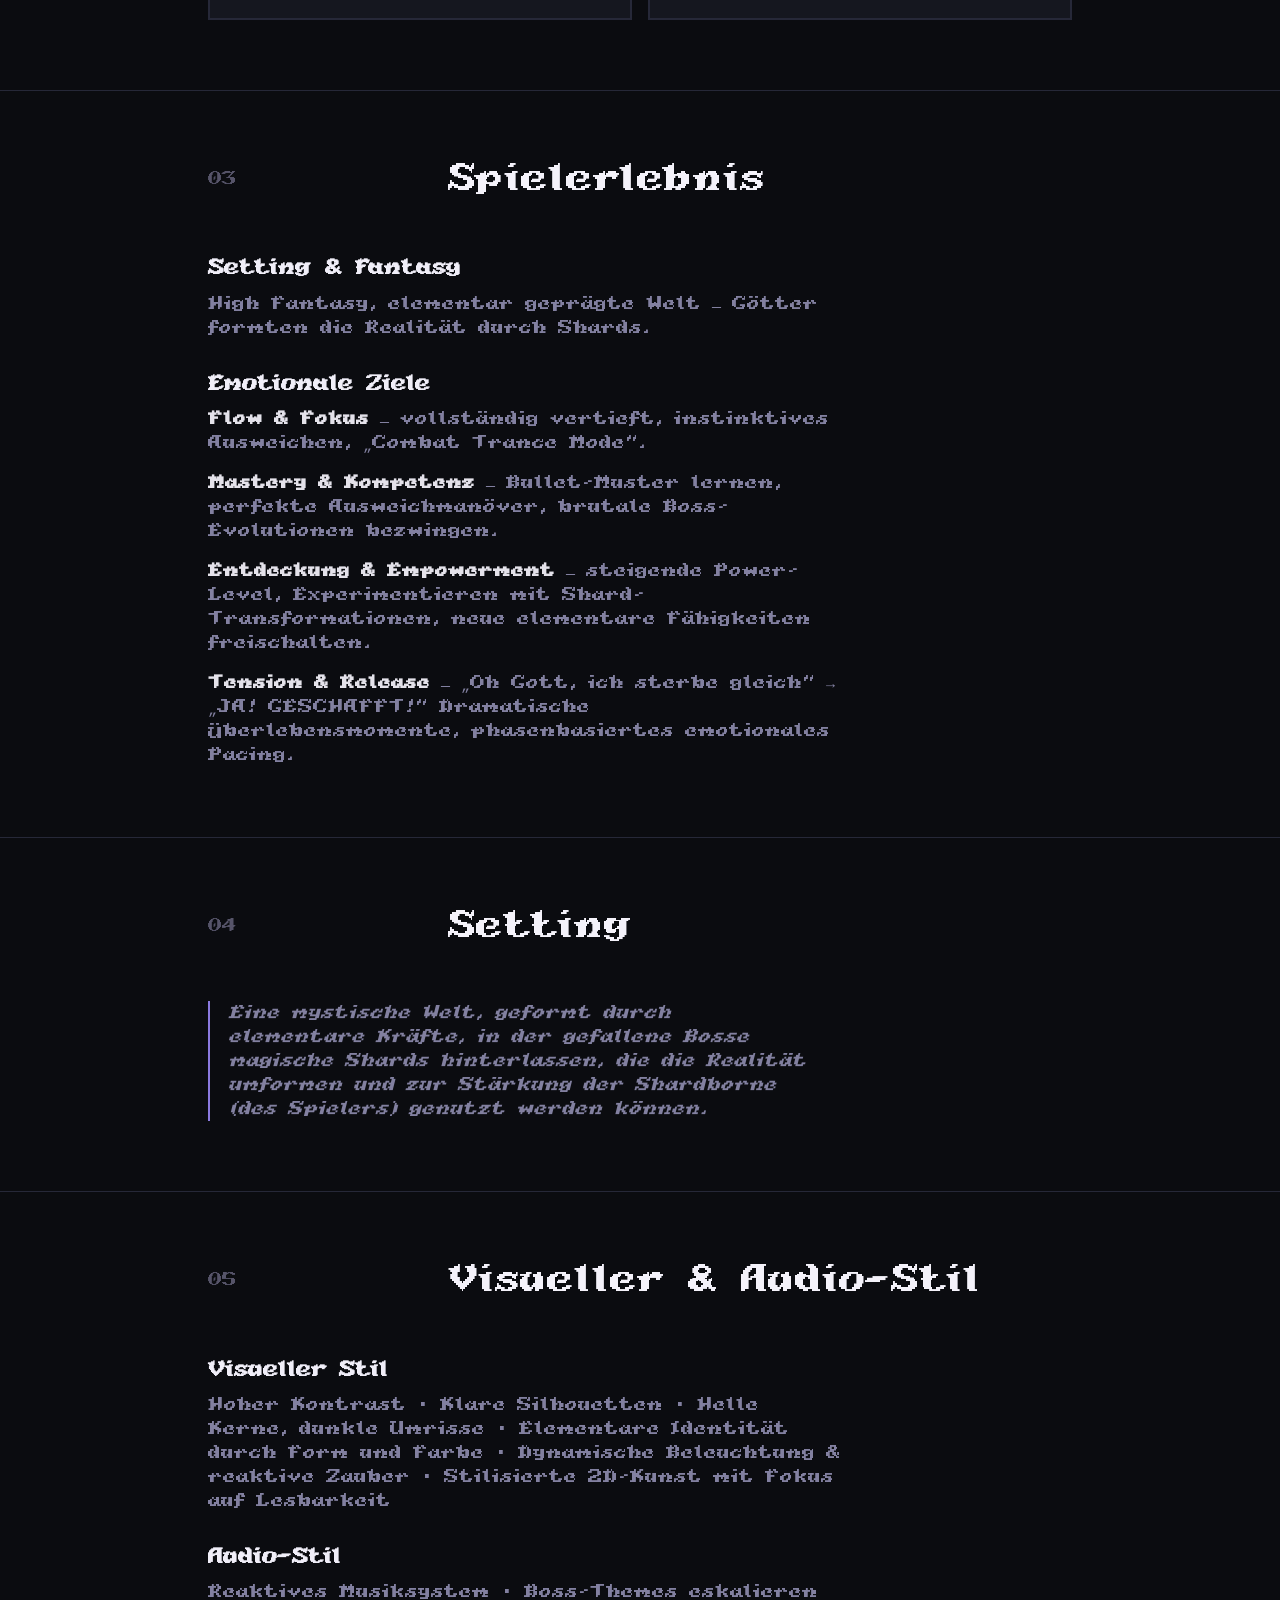
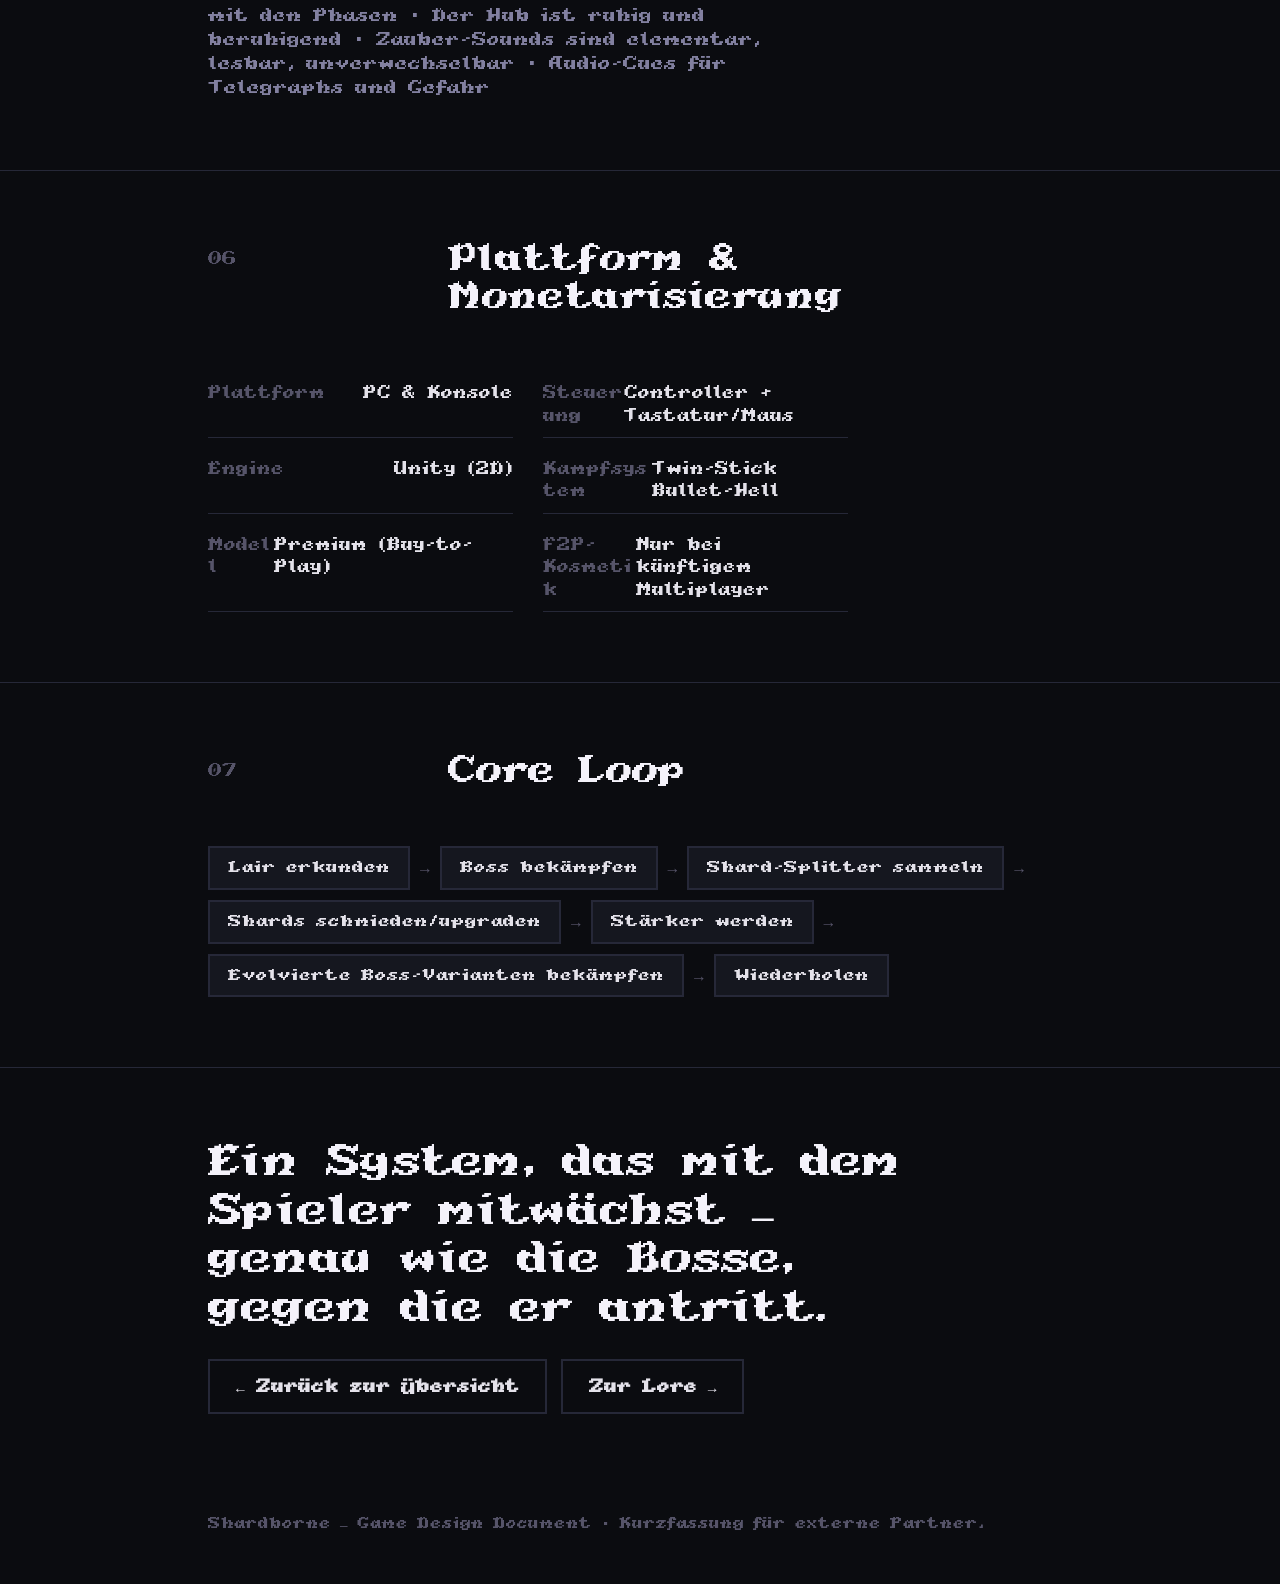
<file: gdd.html>
<!DOCTYPE html>
<html lang="de">
<head>
  <meta charset="UTF-8">
  <meta name="viewport" content="width=device-width, initial-scale=1.0">
  <title>Shardborne — Game Design Document</title>
  <link rel="stylesheet" href="style.css">
</head>
<body>

<div class="grain"></div>

<svg style="display:none">
  <symbol id="pixel-gem" viewBox="0 0 8 8">
    <rect x="3" y="0" width="1" height="1" style="fill:var(--bg)"/>
    <rect x="4" y="0" width="1" height="1" style="fill:var(--bg)"/>
    <rect x="2" y="1" width="1" height="1" style="fill:var(--bg)"/>
    <rect x="5" y="1" width="1" height="1" style="fill:var(--bg)"/>
    <rect x="1" y="2" width="1" height="1" style="fill:var(--bg)"/>
    <rect x="6" y="2" width="1" height="1" style="fill:var(--bg)"/>
    <rect x="0" y="3" width="1" height="1" style="fill:var(--bg)"/>
    <rect x="7" y="3" width="1" height="1" style="fill:var(--bg)"/>
    <rect x="1" y="4" width="1" height="1" style="fill:var(--bg)"/>
    <rect x="6" y="4" width="1" height="1" style="fill:var(--bg)"/>
    <rect x="2" y="5" width="1" height="1" style="fill:var(--bg)"/>
    <rect x="5" y="5" width="1" height="1" style="fill:var(--bg)"/>
    <rect x="3" y="6" width="1" height="1" style="fill:var(--bg)"/>
    <rect x="4" y="6" width="1" height="1" style="fill:var(--bg)"/>
    <rect x="3" y="1" width="1" height="1" style="fill:currentColor"/>
    <rect x="4" y="1" width="1" height="1" style="fill:currentColor"/>
    <rect x="2" y="2" width="1" height="1" style="fill:currentColor"/>
    <rect x="3" y="2" width="1" height="1" style="fill:currentColor"/>
    <rect x="4" y="2" width="1" height="1" style="fill:currentColor"/>
    <rect x="5" y="2" width="1" height="1" style="fill:currentColor"/>
    <rect x="1" y="3" width="1" height="1" style="fill:currentColor"/>
    <rect x="2" y="3" width="1" height="1" style="fill:currentColor"/>
    <rect x="3" y="3" width="1" height="1" style="fill:currentColor"/>
    <rect x="4" y="3" width="1" height="1" style="fill:currentColor"/>
    <rect x="5" y="3" width="1" height="1" style="fill:currentColor"/>
    <rect x="6" y="3" width="1" height="1" style="fill:currentColor"/>
    <rect x="2" y="4" width="1" height="1" style="fill:currentColor"/>
    <rect x="3" y="4" width="1" height="1" style="fill:currentColor"/>
    <rect x="4" y="4" width="1" height="1" style="fill:currentColor"/>
    <rect x="5" y="4" width="1" height="1" style="fill:currentColor"/>
    <rect x="3" y="5" width="1" height="1" style="fill:currentColor"/>
    <rect x="4" y="5" width="1" height="1" style="fill:currentColor"/>
  </symbol>
</svg>
<div class="shard-field" aria-hidden="true">
  <svg class="pixel-shard shard-fire" viewBox="0 0 8 8" shape-rendering="crispEdges" style="top:62.1%; left:4.4%; width:18px; height:18px; animation-duration:7.7s,3.4s; animation-delay:0.6s,3.0s;"><use href="#pixel-gem"></use></svg>
  <svg class="pixel-shard shard-lightning" viewBox="0 0 8 8" shape-rendering="crispEdges" style="top:53.3%; left:57.5%; width:14px; height:14px; animation-duration:6.2s,3.7s; animation-delay:3.0s,0.1s;"><use href="#pixel-gem"></use></svg>
  <svg class="pixel-shard shard-varkhe" viewBox="0 0 8 8" shape-rendering="crispEdges" style="top:20.7%; left:63.1%; width:22px; height:22px; animation-duration:8.9s,4.3s; animation-delay:1.7s,3.5s;"><use href="#pixel-gem"></use></svg>
  <svg class="pixel-shard shard-fire" viewBox="0 0 8 8" shape-rendering="crispEdges" style="top:73.3%; left:17.0%; width:20px; height:20px; animation-duration:8.4s,3.5s; animation-delay:5.7s,1.3s;"><use href="#pixel-gem"></use></svg>
  <svg class="pixel-shard shard-lightning" viewBox="0 0 8 8" shape-rendering="crispEdges" style="top:10.7%; left:11.1%; width:19px; height:19px; animation-duration:10.2s,5.4s; animation-delay:4.4s,2.1s;"><use href="#pixel-gem"></use></svg>
  <svg class="pixel-shard shard-varkhe" viewBox="0 0 8 8" shape-rendering="crispEdges" style="top:93.5%; left:37.6%; width:22px; height:22px; animation-duration:8.1s,4.9s; animation-delay:5.3s,1.4s;"><use href="#pixel-gem"></use></svg>
  <svg class="pixel-shard shard-fire" viewBox="0 0 8 8" shape-rendering="crispEdges" style="top:20.1%; left:8.5%; width:24px; height:24px; animation-duration:7.6s,3.9s; animation-delay:0.5s,0.9s;"><use href="#pixel-gem"></use></svg>
  <svg class="pixel-shard shard-lightning" viewBox="0 0 8 8" shape-rendering="crispEdges" style="top:11.5%; left:28.1%; width:24px; height:24px; animation-duration:11.8s,3.5s; animation-delay:2.1s,2.7s;"><use href="#pixel-gem"></use></svg>
  <svg class="pixel-shard shard-varkhe" viewBox="0 0 8 8" shape-rendering="crispEdges" style="top:68.0%; left:66.3%; width:15px; height:15px; animation-duration:10.3s,3.5s; animation-delay:4.4s,0.7s;"><use href="#pixel-gem"></use></svg>
  <svg class="pixel-shard shard-fire" viewBox="0 0 8 8" shape-rendering="crispEdges" style="top:37.7%; left:95.0%; width:24px; height:24px; animation-duration:10.8s,3.7s; animation-delay:1.9s,3.1s;"><use href="#pixel-gem"></use></svg>
  <svg class="pixel-shard shard-lightning" viewBox="0 0 8 8" shape-rendering="crispEdges" style="top:7.3%; left:79.2%; width:26px; height:26px; animation-duration:8.2s,3.8s; animation-delay:1.3s,3.8s;"><use href="#pixel-gem"></use></svg>
  <svg class="pixel-shard shard-varkhe" viewBox="0 0 8 8" shape-rendering="crispEdges" style="top:84.4%; left:31.6%; width:24px; height:24px; animation-duration:9.5s,5.7s; animation-delay:3.9s,0.6s;"><use href="#pixel-gem"></use></svg>
  <svg class="pixel-shard shard-fire" viewBox="0 0 8 8" shape-rendering="crispEdges" style="top:15.1%; left:72.0%; width:22px; height:22px; animation-duration:7.8s,4.8s; animation-delay:5.4s,1.6s;"><use href="#pixel-gem"></use></svg>
  <svg class="pixel-shard shard-lightning" viewBox="0 0 8 8" shape-rendering="crispEdges" style="top:22.6%; left:95.8%; width:22px; height:22px; animation-duration:9.5s,5.3s; animation-delay:5.2s,0.6s;"><use href="#pixel-gem"></use></svg>
  <svg class="pixel-shard shard-varkhe" viewBox="0 0 8 8" shape-rendering="crispEdges" style="top:17.0%; left:66.0%; width:23px; height:23px; animation-duration:6.4s,4.1s; animation-delay:6.0s,2.1s;"><use href="#pixel-gem"></use></svg>
  <svg class="pixel-shard shard-fire" viewBox="0 0 8 8" shape-rendering="crispEdges" style="top:93.3%; left:82.9%; width:14px; height:14px; animation-duration:10.8s,3.3s; animation-delay:5.3s,3.0s;"><use href="#pixel-gem"></use></svg>
</div>

<nav class="site-nav">
  <div class="wrap nav-inner">
    <a href="index.html" class="nav-logo">Shardborne</a>
    <div class="nav-links">
      <a href="story.html">Lore</a>
      <a href="workflow.html">Workflow & Assets</a>
      <a href="gdd.html" class="active">Design Doc</a>
    </div>
    <button class="nav-burger" aria-label="Menü öffnen" aria-expanded="false">
      <span class="bar"></span>
      <span class="bar"></span>
      <span class="bar"></span>
    </button>
  </div>
</nav>

<header class="hero compact">
  <div class="wrap">
    <div class="hero-eyebrow"><span class="rune">◆</span>Game Design Document</div>
    <h1>Der Rahmen</h1>
    <p class="hero-sub">Für wen ist das Spiel und warum wollen Sie es spielen?</p>
  </div>
</header>

<section class="tight">
  <div class="wrap">
    <div class="section-head">
      <div class="section-num">01</div>
      <div class="section-title">Zielgruppe</div>
    </div>

    <div class="audience-row">
      <div class="audience-card">
        <h5>Der Min-Maxer</h5>
        <p>Optimiert Builds, liest Wikis, testet Kombinationen. Will „broken" Shard-Setups bauen.</p>
      </div>
      <div class="audience-card">
        <h5>Der Skill Master</h5>
        <p>Liebt harte Herausforderungen, will das Spiel auf höchstem Niveau schlagen. Motiviert durch Mastery & Mustererkennung.</p>
      </div>
      <div class="audience-card">
        <h5>Der Sammler</h5>
        <p>Will alle Shards, Upgrades und Lore freischalten. Motiviert durch vollständige Progression.</p>
      </div>
      <div class="audience-card">
        <h5>Der Experimentierer</h5>
        <p>Probiert ungewöhnliche Builds, liebt überraschende Synergien. Motiviert durch Entdeckung.</p>
      </div>
    </div>
  </div>
</section>

<section class="tight">
  <div class="wrap">
    <div class="section-head">
      <div class="section-num">02</div>
      <div class="section-title">Alleinstellungsmerkmale</div>
    </div>

    <div class="pillar-grid">
      <div class="pillar-card">
        <h5>Spell Shaping</h5>
        <p>Magie auf Kernebene formen. Schadenstypen, Feuermuster, Zauberverhalten und visuelle Identität verändern.</p>
      </div>
      <div class="pillar-card">
        <h5>Evolvierende Bosskämpfe</h5>
        <p>Bosse starten simpel, werden aber tödlicher, je mehr Shards sie absorbieren — neue Mechaniken, Muster, Phasen, reaktive Konter.</p>
      </div>
      <div class="pillar-card">
        <h5>Shards veralten nie — sie entwickeln sich</h5>
        <p>Jeder verdiente Shard bleibt relevant. Upgrades bauen auf Bestehendem auf statt es zu ersetzen — permanente Seitengrade statt Obsoleszenz.</p>
      </div>
      <div class="pillar-card">
        <h5>Progression öffnet — Skill entscheidet</h5>
        <p>Shardborne ist Skill-first: Shards öffnen Wege zu stärkeren Bossen, aber Bewegung, Timing und Mustererkennung entscheiden über den Sieg. Kein Boss ist je trivial.</p>
      </div>
    </div>
  </div>
</section>

<section class="tight">
  <div class="wrap">
    <div class="section-head">
      <div class="section-num">03</div>
      <div class="section-title">Spielerlebnis</div>
    </div>
    <div class="body-col">
      <h4>Setting & Fantasy</h4>
      <p>High Fantasy, elementar geprägte Welt — Götter formten die Realität durch Shards.</p>

      <h4>Emotionale Ziele</h4>
      <p><strong>Flow & Fokus</strong> — vollständig vertieft, instinktives Ausweichen, „Combat Trance Mode".</p>
      <p><strong>Mastery & Kompetenz</strong> — Bullet-Muster lernen, perfekte Ausweichmanöver, brutale Boss-Evolutionen bezwingen.</p>
      <p><strong>Entdeckung & Empowerment</strong> — steigende Power-Level, Experimentieren mit Shard-Transformationen, neue elementare Fähigkeiten freischalten.</p>
      <p><strong>Tension & Release</strong> — „Oh Gott, ich sterbe gleich" → „JA! GESCHAFFT!" Dramatische Überlebensmomente, phasenbasiertes emotionales Pacing.</p>
    </div>
  </div>
</section>

<section class="tight">
  <div class="wrap">
    <div class="section-head">
      <div class="section-num">04</div>
      <div class="section-title">Setting</div>
    </div>
    <div class="body-col">
      <p class="quote-line">Eine mystische Welt, geformt durch elementare Kräfte, in der gefallene Bosse magische Shards hinterlassen, die die Realität umformen und zur Stärkung der Shardborne (des Spielers) genutzt werden können.</p>
    </div>
  </div>
</section>

<section class="tight">
  <div class="wrap">
    <div class="section-head">
      <div class="section-num">05</div>
      <div class="section-title">Visueller & Audio-Stil</div>
    </div>
    <div class="body-col">
      <h4>Visueller Stil</h4>
      <p>Hoher Kontrast · Klare Silhouetten · Helle Kerne, dunkle Umrisse · Elementare Identität durch Form und Farbe · Dynamische Beleuchtung & reaktive Zauber · Stilisierte 2D-Kunst mit Fokus auf Lesbarkeit</p>

      <h4>Audio-Stil</h4>
      <p>Reaktives Musiksystem · Boss-Themes eskalieren mit den Phasen · Der Hub ist ruhig und beruhigend · Zauber-Sounds sind elementar, lesbar, unverwechselbar · Audio-Cues für Telegraphs und Gefahr</p>
    </div>
  </div>
</section>

<section class="tight">
  <div class="wrap">
    <div class="section-head">
      <div class="section-num">06</div>
      <div class="section-title">Plattform & Monetarisierung</div>
    </div>

    <div class="spec-list">
      <div class="spec-row"><span class="spec-key">Plattform</span><span class="spec-val">PC & Konsole</span></div>
      <div class="spec-row"><span class="spec-key">Steuerung</span><span class="spec-val">Controller + Tastatur/Maus</span></div>
      <div class="spec-row"><span class="spec-key">Engine</span><span class="spec-val">Unity (2D)</span></div>
      <div class="spec-row"><span class="spec-key">Kampfsystem</span><span class="spec-val">Twin-Stick Bullet-Hell</span></div>
      <div class="spec-row"><span class="spec-key">Modell</span><span class="spec-val">Premium (Buy-to-Play)</span></div>
      <div class="spec-row"><span class="spec-key">F2P-Kosmetik</span><span class="spec-val">Nur bei künftigem Multiplayer</span></div>
    </div>
  </div>
</section>

<section class="tight">
  <div class="wrap">
    <div class="section-head">
      <div class="section-num">07</div>
      <div class="section-title">Core Loop</div>
    </div>

    <div class="loop-chain">
      <span class="loop-node">Lair erkunden</span>
      <span class="loop-arrow">→</span>
      <span class="loop-node">Boss bekämpfen</span>
      <span class="loop-arrow">→</span>
      <span class="loop-node">Shard-Splitter sammeln</span>
      <span class="loop-arrow">→</span>
      <span class="loop-node">Shards schmieden/upgraden</span>
      <span class="loop-arrow">→</span>
      <span class="loop-node">Stärker werden</span>
      <span class="loop-arrow">→</span>
      <span class="loop-node">Evolvierte Boss-Varianten bekämpfen</span>
      <span class="loop-arrow">→</span>
      <span class="loop-node">Wiederholen</span>
    </div>
  </div>
</section>

<section class="closing tight">
  <div class="wrap">
    <h2>Ein System, das mit dem Spieler mitwächst — genau wie die Bosse, gegen die er antritt.</h2>
    <div class="cta-row">
      <a class="cta secondary" href="index.html">← Zurück zur Übersicht</a>
      <a class="cta secondary" href="story.html">Zur Lore →</a>
    </div>
  </div>
</section>

<footer class="site-footer">
  <div class="wrap">Shardborne — Game Design Document · Kurzfassung für externe Partner.</div>
</footer>

<script>
  (function() {
    var field = document.querySelector('.shard-field');
    if (!field) return;
    function updateShardField() {
      field.style.transform = 'translateY(' + window.scrollY + 'px)';
    }
    window.addEventListener('scroll', updateShardField, { passive: true });
    window.addEventListener('resize', updateShardField);
    updateShardField();
  })();
</script>

<script>
  (function() {
    var burger = document.querySelector('.nav-burger');
    var links = document.querySelector('.nav-links');
    if (!burger || !links) return;
    burger.addEventListener('click', function() {
      var isOpen = links.classList.toggle('open');
      burger.classList.toggle('open', isOpen);
      burger.setAttribute('aria-expanded', isOpen ? 'true' : 'false');
      burger.setAttribute('aria-label', isOpen ? 'Menü schließen' : 'Menü öffnen');
    });
    links.querySelectorAll('a').forEach(function(a) {
      a.addEventListener('click', function() {
        links.classList.remove('open');
        burger.classList.remove('open');
        burger.setAttribute('aria-expanded', 'false');
        burger.setAttribute('aria-label', 'Menü öffnen');
      });
    });
  })();
</script>
</body>
</html>
</file>
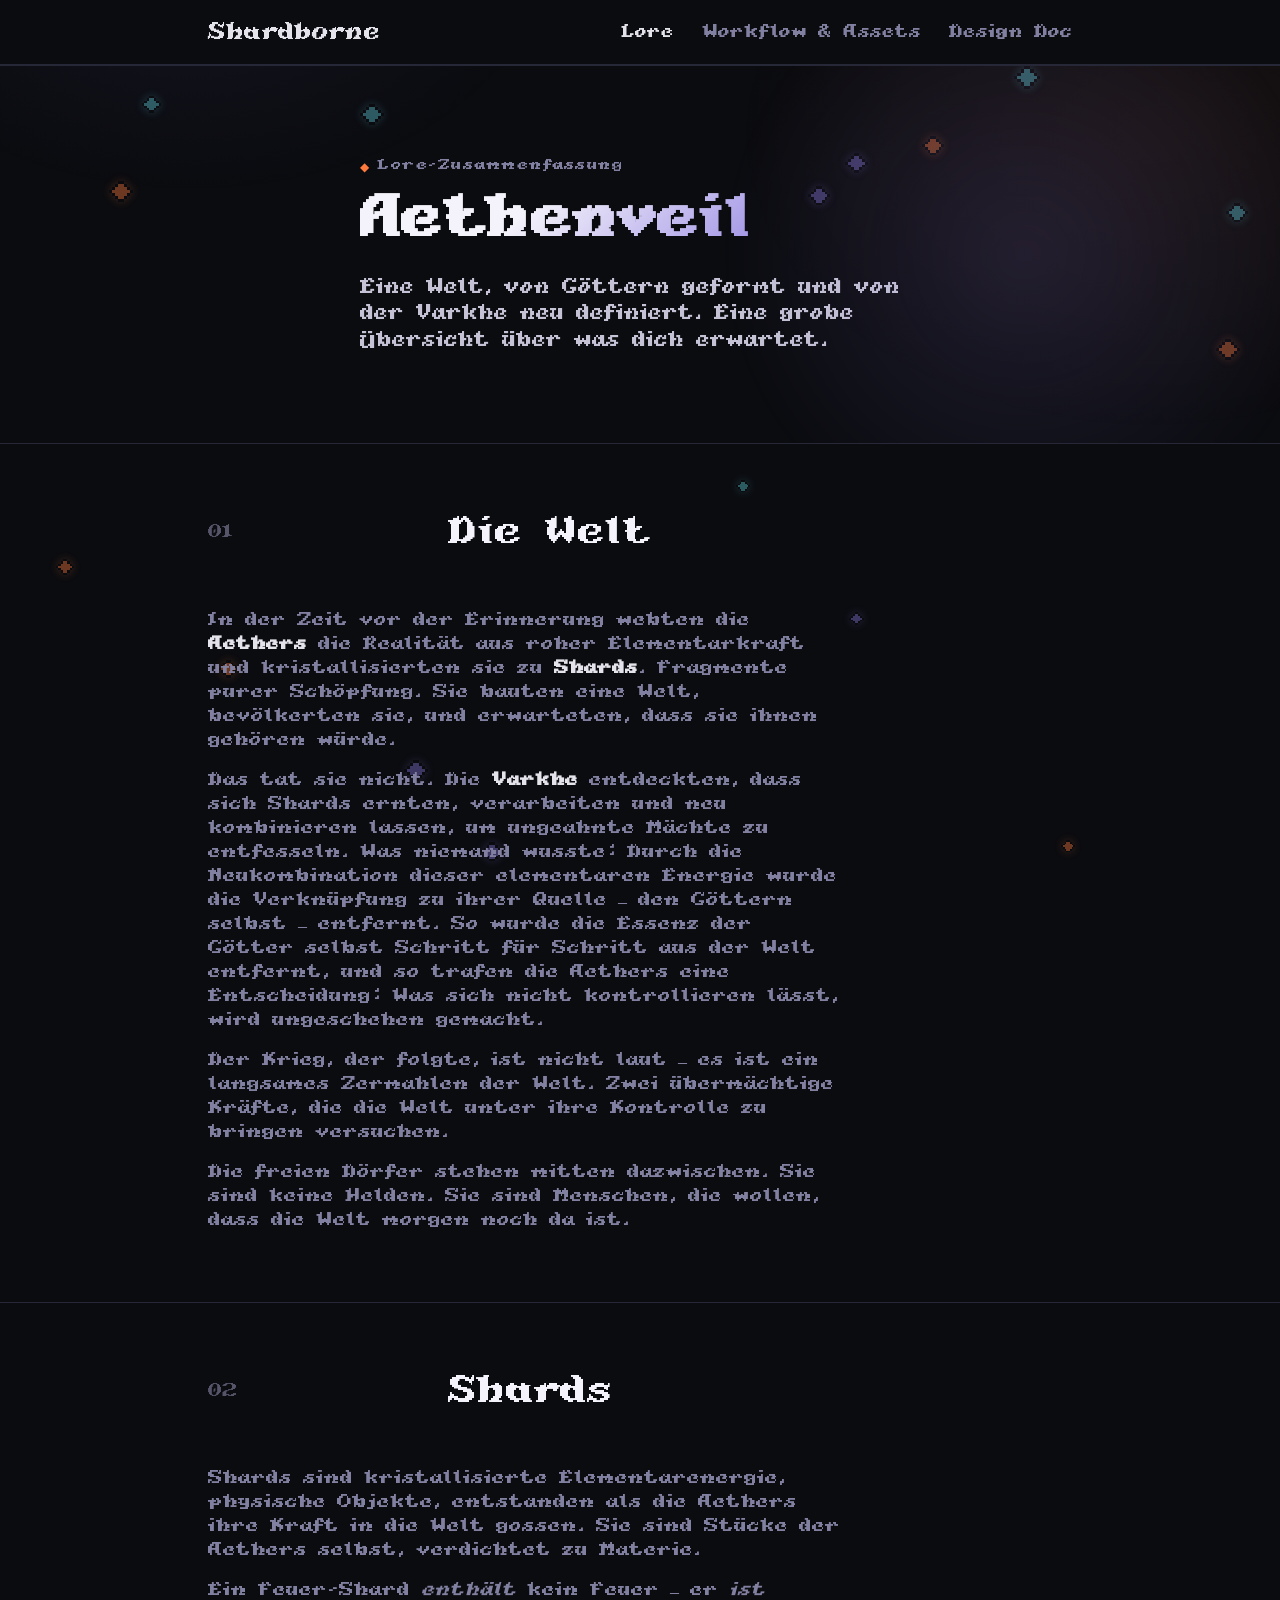
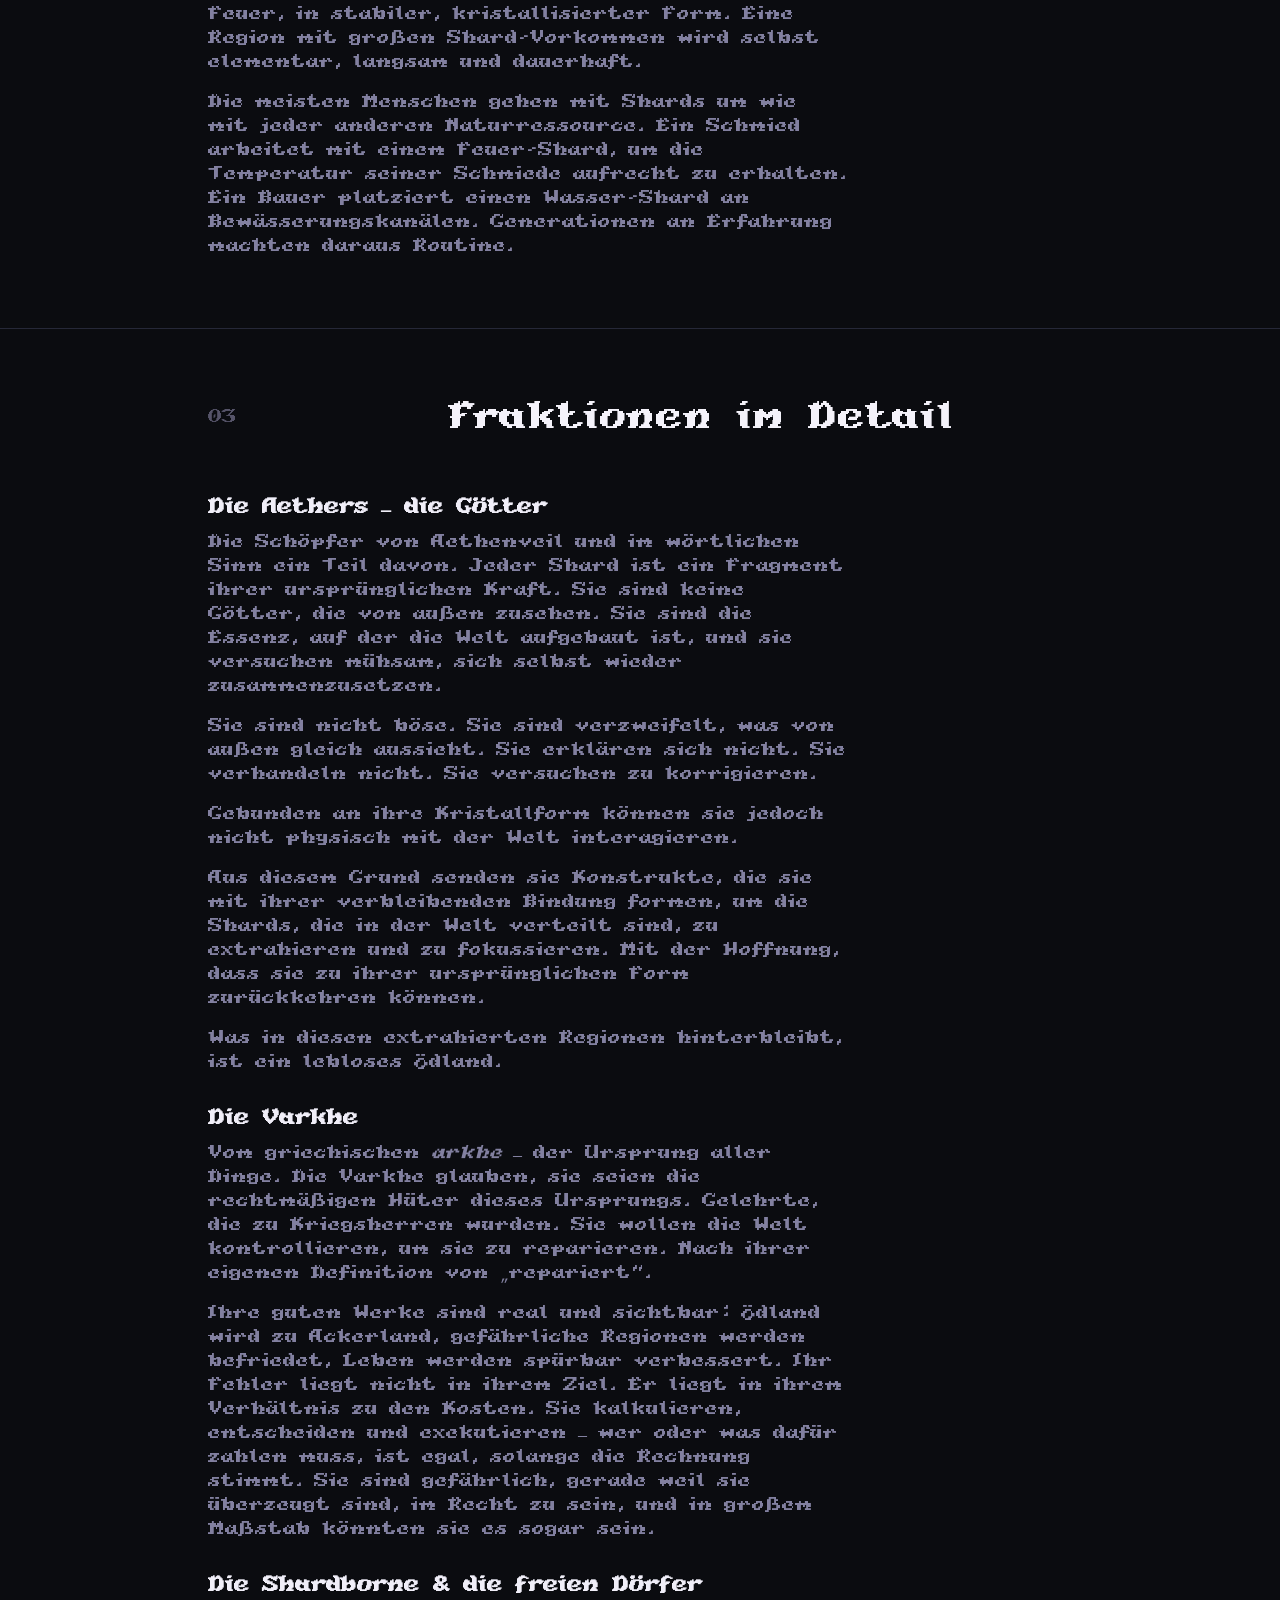
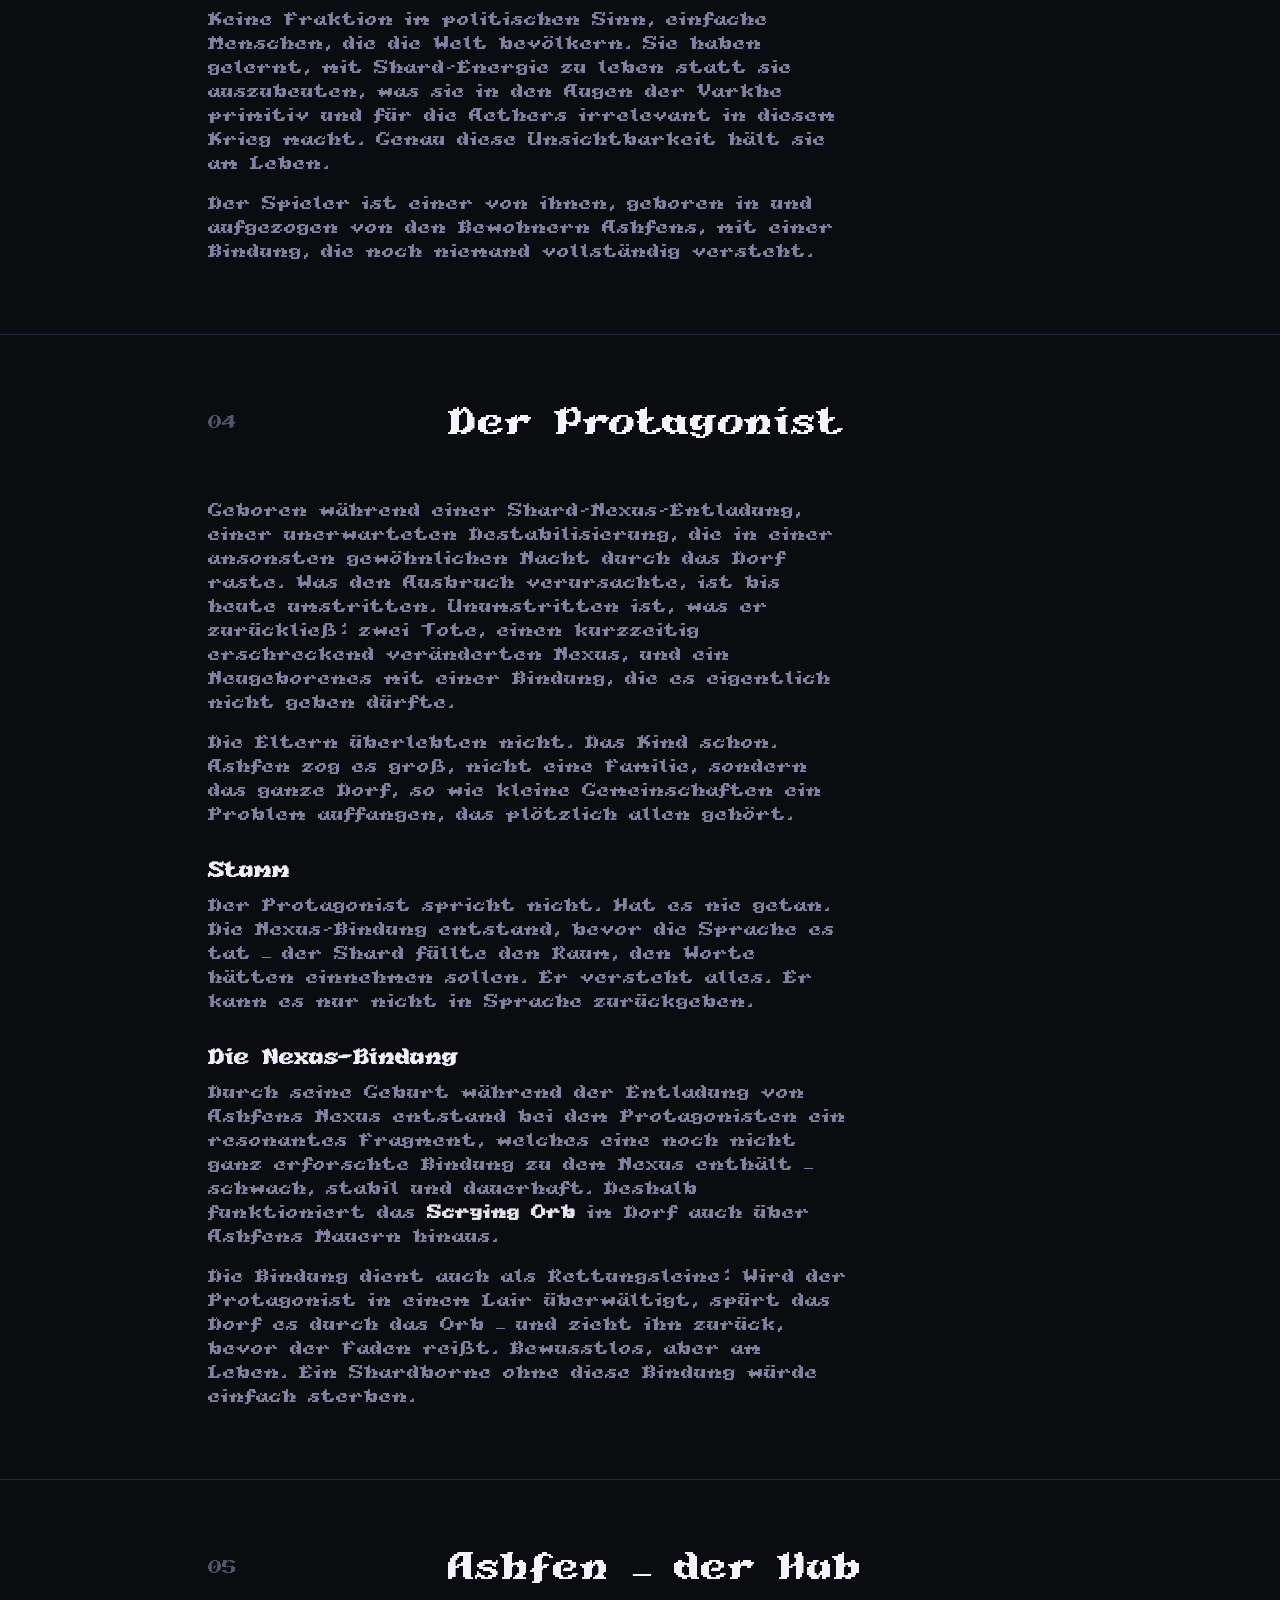
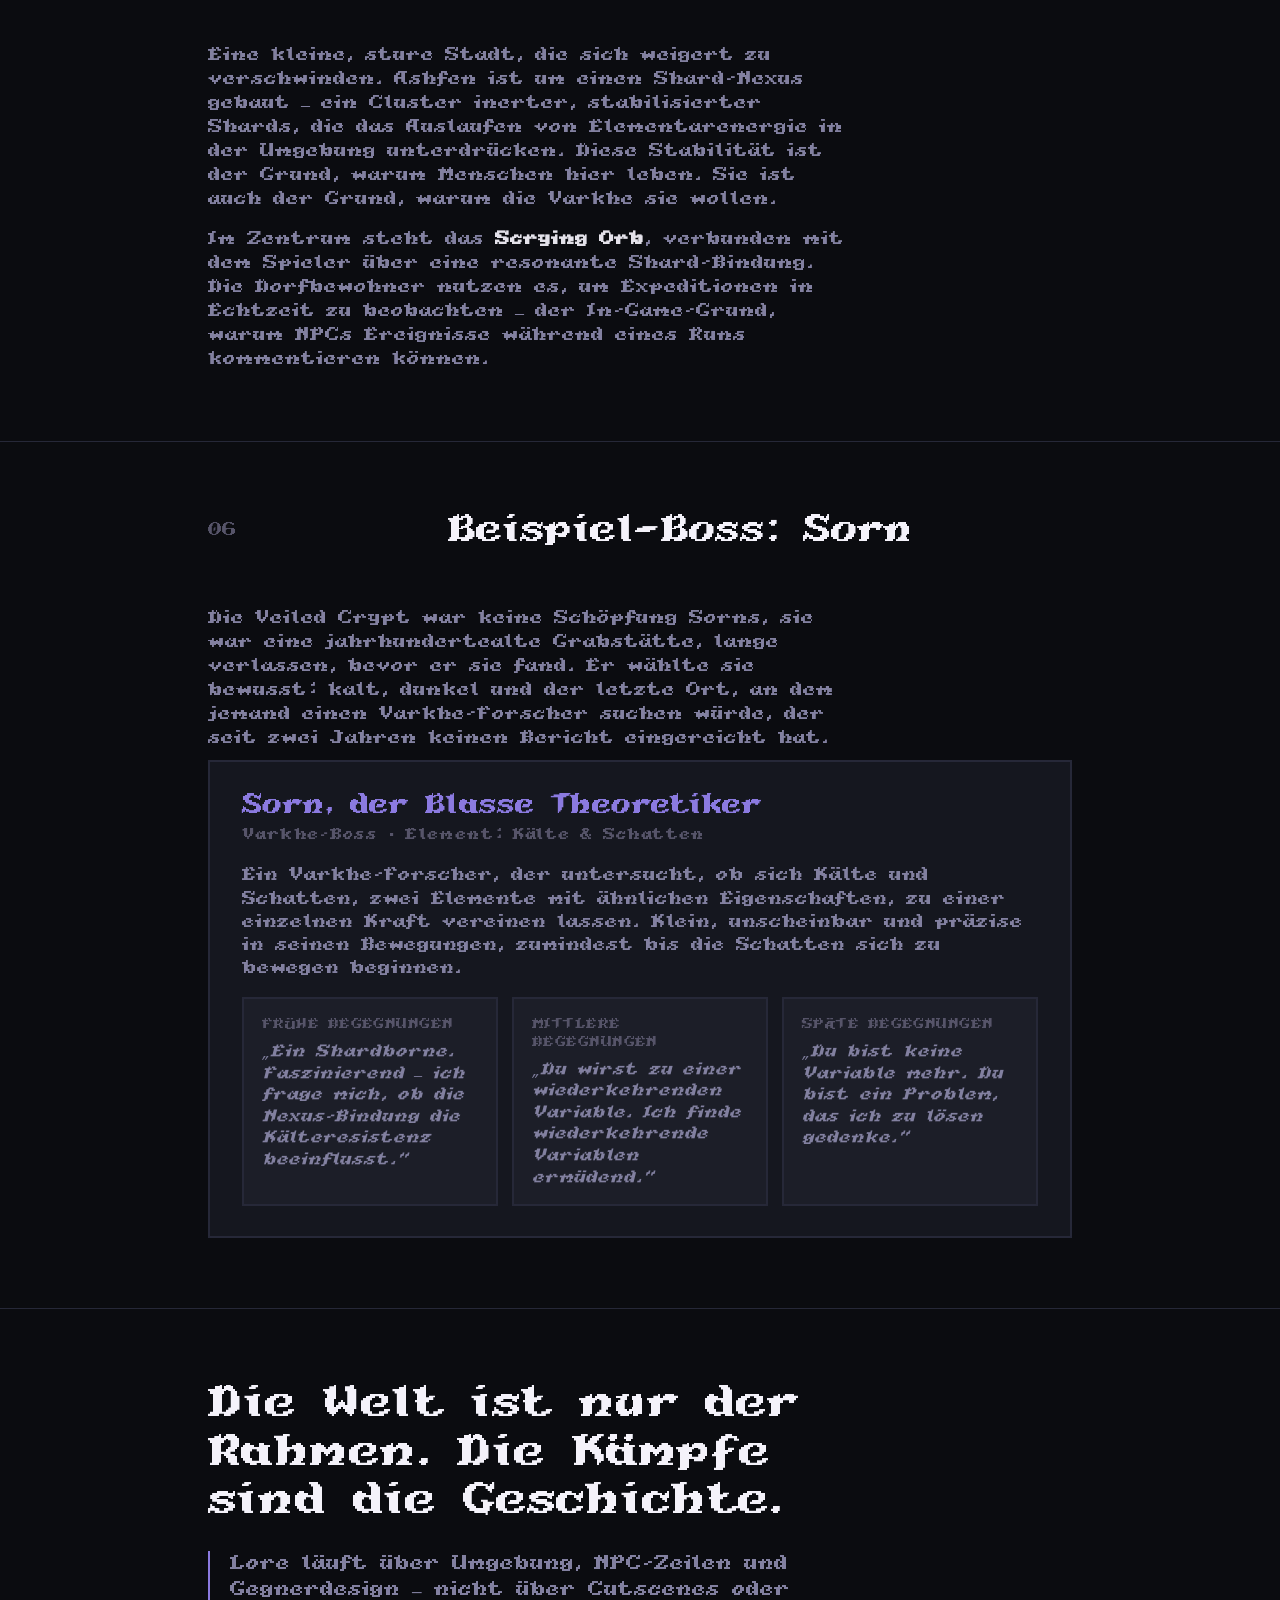
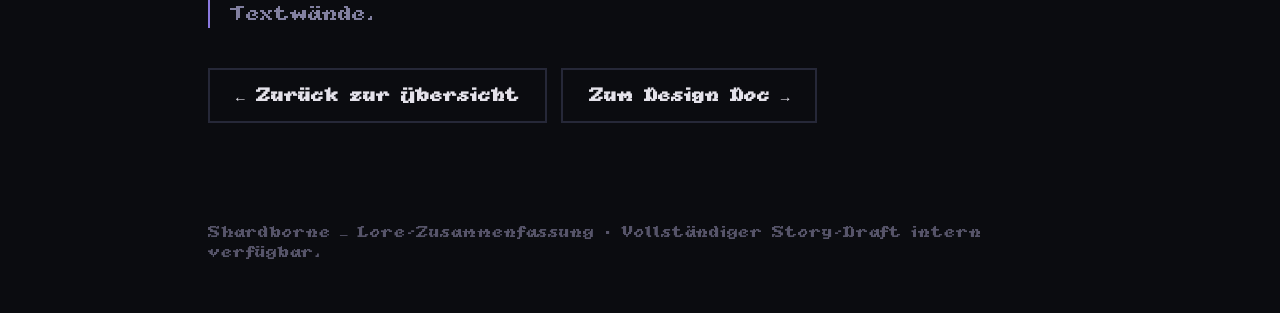
<file: story.html>
<!DOCTYPE html>
<html lang="de">
<head>
  <meta charset="UTF-8">
  <meta name="viewport" content="width=device-width, initial-scale=1.0">
  <title>Shardborne — Die Welt von Aethenveil</title>
  <link rel="stylesheet" href="style.css">
</head>
<body>

<div class="grain"></div>

<svg style="display:none">
  <symbol id="pixel-gem" viewBox="0 0 8 8">
    <rect x="3" y="0" width="1" height="1" style="fill:var(--bg)"/>
    <rect x="4" y="0" width="1" height="1" style="fill:var(--bg)"/>
    <rect x="2" y="1" width="1" height="1" style="fill:var(--bg)"/>
    <rect x="5" y="1" width="1" height="1" style="fill:var(--bg)"/>
    <rect x="1" y="2" width="1" height="1" style="fill:var(--bg)"/>
    <rect x="6" y="2" width="1" height="1" style="fill:var(--bg)"/>
    <rect x="0" y="3" width="1" height="1" style="fill:var(--bg)"/>
    <rect x="7" y="3" width="1" height="1" style="fill:var(--bg)"/>
    <rect x="1" y="4" width="1" height="1" style="fill:var(--bg)"/>
    <rect x="6" y="4" width="1" height="1" style="fill:var(--bg)"/>
    <rect x="2" y="5" width="1" height="1" style="fill:var(--bg)"/>
    <rect x="5" y="5" width="1" height="1" style="fill:var(--bg)"/>
    <rect x="3" y="6" width="1" height="1" style="fill:var(--bg)"/>
    <rect x="4" y="6" width="1" height="1" style="fill:var(--bg)"/>
    <rect x="3" y="1" width="1" height="1" style="fill:currentColor"/>
    <rect x="4" y="1" width="1" height="1" style="fill:currentColor"/>
    <rect x="2" y="2" width="1" height="1" style="fill:currentColor"/>
    <rect x="3" y="2" width="1" height="1" style="fill:currentColor"/>
    <rect x="4" y="2" width="1" height="1" style="fill:currentColor"/>
    <rect x="5" y="2" width="1" height="1" style="fill:currentColor"/>
    <rect x="1" y="3" width="1" height="1" style="fill:currentColor"/>
    <rect x="2" y="3" width="1" height="1" style="fill:currentColor"/>
    <rect x="3" y="3" width="1" height="1" style="fill:currentColor"/>
    <rect x="4" y="3" width="1" height="1" style="fill:currentColor"/>
    <rect x="5" y="3" width="1" height="1" style="fill:currentColor"/>
    <rect x="6" y="3" width="1" height="1" style="fill:currentColor"/>
    <rect x="2" y="4" width="1" height="1" style="fill:currentColor"/>
    <rect x="3" y="4" width="1" height="1" style="fill:currentColor"/>
    <rect x="4" y="4" width="1" height="1" style="fill:currentColor"/>
    <rect x="5" y="4" width="1" height="1" style="fill:currentColor"/>
    <rect x="3" y="5" width="1" height="1" style="fill:currentColor"/>
    <rect x="4" y="5" width="1" height="1" style="fill:currentColor"/>
  </symbol>
</svg>
<div class="shard-field" aria-hidden="true">
  <svg class="pixel-shard shard-fire" viewBox="0 0 8 8" shape-rendering="crispEdges" style="top:62.1%; left:4.4%; width:18px; height:18px; animation-duration:7.7s,3.4s; animation-delay:0.6s,3.0s;"><use href="#pixel-gem"></use></svg>
  <svg class="pixel-shard shard-lightning" viewBox="0 0 8 8" shape-rendering="crispEdges" style="top:53.3%; left:57.5%; width:14px; height:14px; animation-duration:6.2s,3.7s; animation-delay:3.0s,0.1s;"><use href="#pixel-gem"></use></svg>
  <svg class="pixel-shard shard-varkhe" viewBox="0 0 8 8" shape-rendering="crispEdges" style="top:20.7%; left:63.1%; width:22px; height:22px; animation-duration:8.9s,4.3s; animation-delay:1.7s,3.5s;"><use href="#pixel-gem"></use></svg>
  <svg class="pixel-shard shard-fire" viewBox="0 0 8 8" shape-rendering="crispEdges" style="top:73.3%; left:17.0%; width:20px; height:20px; animation-duration:8.4s,3.5s; animation-delay:5.7s,1.3s;"><use href="#pixel-gem"></use></svg>
  <svg class="pixel-shard shard-lightning" viewBox="0 0 8 8" shape-rendering="crispEdges" style="top:10.7%; left:11.1%; width:19px; height:19px; animation-duration:10.2s,5.4s; animation-delay:4.4s,2.1s;"><use href="#pixel-gem"></use></svg>
  <svg class="pixel-shard shard-varkhe" viewBox="0 0 8 8" shape-rendering="crispEdges" style="top:93.5%; left:37.6%; width:22px; height:22px; animation-duration:8.1s,4.9s; animation-delay:5.3s,1.4s;"><use href="#pixel-gem"></use></svg>
  <svg class="pixel-shard shard-fire" viewBox="0 0 8 8" shape-rendering="crispEdges" style="top:20.1%; left:8.5%; width:24px; height:24px; animation-duration:7.6s,3.9s; animation-delay:0.5s,0.9s;"><use href="#pixel-gem"></use></svg>
  <svg class="pixel-shard shard-lightning" viewBox="0 0 8 8" shape-rendering="crispEdges" style="top:11.5%; left:28.1%; width:24px; height:24px; animation-duration:11.8s,3.5s; animation-delay:2.1s,2.7s;"><use href="#pixel-gem"></use></svg>
  <svg class="pixel-shard shard-varkhe" viewBox="0 0 8 8" shape-rendering="crispEdges" style="top:68.0%; left:66.3%; width:15px; height:15px; animation-duration:10.3s,3.5s; animation-delay:4.4s,0.7s;"><use href="#pixel-gem"></use></svg>
  <svg class="pixel-shard shard-fire" viewBox="0 0 8 8" shape-rendering="crispEdges" style="top:37.7%; left:95.0%; width:24px; height:24px; animation-duration:10.8s,3.7s; animation-delay:1.9s,3.1s;"><use href="#pixel-gem"></use></svg>
  <svg class="pixel-shard shard-lightning" viewBox="0 0 8 8" shape-rendering="crispEdges" style="top:7.3%; left:79.2%; width:26px; height:26px; animation-duration:8.2s,3.8s; animation-delay:1.3s,3.8s;"><use href="#pixel-gem"></use></svg>
  <svg class="pixel-shard shard-varkhe" viewBox="0 0 8 8" shape-rendering="crispEdges" style="top:84.4%; left:31.6%; width:24px; height:24px; animation-duration:9.5s,5.7s; animation-delay:3.9s,0.6s;"><use href="#pixel-gem"></use></svg>
  <svg class="pixel-shard shard-fire" viewBox="0 0 8 8" shape-rendering="crispEdges" style="top:15.1%; left:72.0%; width:22px; height:22px; animation-duration:7.8s,4.8s; animation-delay:5.4s,1.6s;"><use href="#pixel-gem"></use></svg>
  <svg class="pixel-shard shard-lightning" viewBox="0 0 8 8" shape-rendering="crispEdges" style="top:22.6%; left:95.8%; width:22px; height:22px; animation-duration:9.5s,5.3s; animation-delay:5.2s,0.6s;"><use href="#pixel-gem"></use></svg>
  <svg class="pixel-shard shard-varkhe" viewBox="0 0 8 8" shape-rendering="crispEdges" style="top:17.0%; left:66.0%; width:23px; height:23px; animation-duration:6.4s,4.1s; animation-delay:6.0s,2.1s;"><use href="#pixel-gem"></use></svg>
  <svg class="pixel-shard shard-fire" viewBox="0 0 8 8" shape-rendering="crispEdges" style="top:93.3%; left:82.9%; width:14px; height:14px; animation-duration:10.8s,3.3s; animation-delay:5.3s,3.0s;"><use href="#pixel-gem"></use></svg>
</div>

<nav class="site-nav">
  <div class="wrap nav-inner">
    <a href="index.html" class="nav-logo">Shardborne</a>
    <div class="nav-links">
      <a href="story.html" class="active">Lore</a>
      <a href="workflow.html">Workflow & Assets</a>
      <a href="gdd.html">Design Doc</a>
    </div>
    <button class="nav-burger" aria-label="Menü öffnen" aria-expanded="false">
      <span class="bar"></span>
      <span class="bar"></span>
      <span class="bar"></span>
    </button>
  </div>
</nav>

<header class="hero compact">
  <div class="wrap">
    <div class="hero-eyebrow"><span class="rune">◆</span>Lore-Zusammenfassung</div>
    <h1>Aethenveil</h1>
    <p class="hero-sub">Eine Welt, von Göttern geformt und von der Varkhe neu definiert. Eine grobe Übersicht über was dich erwartet.</p>
  </div>
</header>

<section class="tight">
  <div class="wrap">
    <div class="section-head">
      <div class="section-num">01</div>
      <div class="section-title">Die Welt</div>
    </div>
    <div class="body-col">
      <p>In der Zeit vor der Erinnerung webten die <strong>Aethers</strong> die Realität aus roher Elementarkraft und kristallisierten sie zu <strong>Shards</strong>. Fragmente purer Schöpfung. Sie bauten eine Welt, bevölkerten sie, und erwarteten, dass sie ihnen gehören würde.</p>
      <p>Das tat sie nicht. Die <strong>Varkhe</strong> entdeckten, dass sich Shards ernten, verarbeiten und neu kombinieren lassen, um ungeahnte Mächte zu entfesseln. Was niemand wusste: Durch die Neukombination dieser elementaren Energie wurde die Verknüpfung zu ihrer Quelle — den Göttern selbst — entfernt. So wurde die Essenz der Götter selbst Schritt für Schritt aus der Welt entfernt, und so trafen die Aethers eine Entscheidung: Was sich nicht kontrollieren lässt, wird ungeschehen gemacht.</p>
      <p>Der Krieg, der folgte, ist nicht laut — es ist ein langsames Zermahlen der Welt. Zwei übermächtige Kräfte, die die Welt unter ihre Kontrolle zu bringen versuchen.</p>
      <p>Die freien Dörfer stehen mitten dazwischen. Sie sind keine Helden. Sie sind Menschen, die wollen, dass die Welt morgen noch da ist.</p>
    </div>
  </div>
</section>

<section class="tight">
  <div class="wrap">
    <div class="section-head">
      <div class="section-num">02</div>
      <div class="section-title">Shards</div>
    </div>
    <div class="body-col">
      <p>Shards sind kristallisierte Elementarenergie, physische Objekte, entstanden als die Aethers ihre Kraft in die Welt gossen. Sie sind Stücke der Aethers selbst, verdichtet zu Materie.</p>
      <p>Ein Feuer-Shard <em>enthält</em> kein Feuer — er <em>ist</em> Feuer, in stabiler, kristallisierter Form. Eine Region mit großen Shard-Vorkommen wird selbst elementar, langsam und dauerhaft.</p>
      <p>Die meisten Menschen gehen mit Shards um wie mit jeder anderen Naturressource. Ein Schmied arbeitet mit einem Feuer-Shard, um die Temperatur seiner Schmiede aufrecht zu erhalten. Ein Bauer platziert einen Wasser-Shard an Bewässerungskanälen. Generationen an Erfahrung machten daraus Routine.</p>
    </div>
  </div>
</section>

<section class="tight">
  <div class="wrap">
    <div class="section-head">
      <div class="section-num">03</div>
      <div class="section-title">Fraktionen im Detail</div>
    </div>

    <div class="body-col">
      <h4>Die Aethers — die Götter</h4>
      <p>Die Schöpfer von Aethenveil und im wörtlichen Sinn ein Teil davon. Jeder Shard ist ein Fragment ihrer ursprünglichen Kraft. Sie sind keine Götter, die von außen zusehen. Sie sind die Essenz, auf der die Welt aufgebaut ist, und sie versuchen mühsam, sich selbst wieder zusammenzusetzen.</p>
      <p>Sie sind nicht böse. Sie sind verzweifelt, was von außen gleich aussieht. Sie erklären sich nicht. Sie verhandeln nicht. Sie versuchen zu korrigieren.</p>
      <p>Gebunden an ihre Kristallform können sie jedoch nicht physisch mit der Welt interagieren.</p>
      <p>Aus diesem Grund senden sie Konstrukte, die sie mit ihrer verbleibenden Bindung formen, um die Shards, die in der Welt verteilt sind, zu extrahieren und zu fokussieren. Mit der Hoffnung, dass sie zu ihrer ursprünglichen Form zurückkehren können.</p>
      <p>Was in diesen extrahierten Regionen hinterbleibt, ist ein lebloses Ödland.</p>

      <h4>Die Varkhe</h4>
      <p>Vom griechischen <em>arkhe</em> — der Ursprung aller Dinge. Die Varkhe glauben, sie seien die rechtmäßigen Hüter dieses Ursprungs. Gelehrte, die zu Kriegsherren wurden. Sie wollen die Welt kontrollieren, um sie zu reparieren. Nach ihrer eigenen Definition von „repariert".</p>
      <p>Ihre guten Werke sind real und sichtbar: Ödland wird zu Ackerland, gefährliche Regionen werden befriedet, Leben werden spürbar verbessert. Ihr Fehler liegt nicht in ihrem Ziel. Er liegt in ihrem Verhältnis zu den Kosten. Sie kalkulieren, entscheiden und exekutieren — wer oder was dafür zahlen muss, ist egal, solange die Rechnung stimmt. Sie sind gefährlich, gerade weil sie überzeugt sind, im Recht zu sein, und in großem Maßstab könnten sie es sogar sein.</p>

      <h4>Die Shardborne & die freien Dörfer</h4>
      <p>Keine Fraktion im politischen Sinn, einfache Menschen, die die Welt bevölkern. Sie haben gelernt, mit Shard-Energie zu leben statt sie auszubeuten, was sie in den Augen der Varkhe primitiv und für die Aethers irrelevant in diesem Krieg macht. Genau diese Unsichtbarkeit hält sie am Leben.</p>
      <p>Der Spieler ist einer von ihnen, geboren in und aufgezogen von den Bewohnern Ashfens, mit einer Bindung, die noch niemand vollständig versteht.</p>
    </div>
  </div>
</section>

<section class="tight">
  <div class="wrap">
    <div class="section-head">
      <div class="section-num">04</div>
      <div class="section-title">Der Protagonist</div>
    </div>
    <div class="body-col">
      <p>Geboren während einer Shard-Nexus-Entladung, einer unerwarteten Destabilisierung, die in einer ansonsten gewöhnlichen Nacht durch das Dorf raste. Was den Ausbruch verursachte, ist bis heute umstritten. Unumstritten ist, was er zurückließ: zwei Tote, einen kurzzeitig erschreckend veränderten Nexus, und ein Neugeborenes mit einer Bindung, die es eigentlich nicht geben dürfte.</p>
      <p>Die Eltern überlebten nicht. Das Kind schon. Ashfen zog es groß, nicht eine Familie, sondern das ganze Dorf, so wie kleine Gemeinschaften ein Problem auffangen, das plötzlich allen gehört.</p>

      <h4>Stumm</h4>
      <p>Der Protagonist spricht nicht. Hat es nie getan. Die Nexus-Bindung entstand, bevor die Sprache es tat — der Shard füllte den Raum, den Worte hätten einnehmen sollen. Er versteht alles. Er kann es nur nicht in Sprache zurückgeben.</p>

      <h4>Die Nexus-Bindung</h4>
      <p>Durch seine Geburt während der Entladung von Ashfens Nexus entstand bei dem Protagonisten ein resonantes Fragment, welches eine noch nicht ganz erforschte Bindung zu dem Nexus enthält — schwach, stabil und dauerhaft. Deshalb funktioniert das <strong>Scrying Orb</strong> im Dorf auch über Ashfens Mauern hinaus.</p>
      <p>Die Bindung dient auch als Rettungsleine: Wird der Protagonist in einem Lair überwältigt, spürt das Dorf es durch das Orb — und zieht ihn zurück, bevor der Faden reißt. Bewusstlos, aber am Leben. Ein Shardborne ohne diese Bindung würde einfach sterben.</p>
    </div>
  </div>
</section>

<section class="tight">
  <div class="wrap">
    <div class="section-head">
      <div class="section-num">05</div>
      <div class="section-title">Ashfen — der Hub</div>
    </div>
    <div class="body-col">
      <p>Eine kleine, sture Stadt, die sich weigert zu verschwinden. Ashfen ist um einen Shard-Nexus gebaut — ein Cluster inerter, stabilisierter Shards, die das Auslaufen von Elementarenergie in der Umgebung unterdrücken. Diese Stabilität ist der Grund, warum Menschen hier leben. Sie ist auch der Grund, warum die Varkhe sie wollen.</p>
      <p>Im Zentrum steht das <strong>Scrying Orb</strong>, verbunden mit dem Spieler über eine resonante Shard-Bindung. Die Dorfbewohner nutzen es, um Expeditionen in Echtzeit zu beobachten — der In-Game-Grund, warum NPCs Ereignisse während eines Runs kommentieren können.</p>
    </div>
  </div>
</section>

<section class="tight">
  <div class="wrap">
    <div class="section-head">
      <div class="section-num">06</div>
      <div class="section-title">Beispiel-Boss: Sorn</div>
    </div>
    <div class="body-col">
      <p>Die Veiled Crypt war keine Schöpfung Sorns, sie war eine jahrhundertealte Grabstätte, lange verlassen, bevor er sie fand. Er wählte sie bewusst: kalt, dunkel und der letzte Ort, an dem jemand einen Varkhe-Forscher suchen würde, der seit zwei Jahren keinen Bericht eingereicht hat.</p>
    </div>

    <div class="boss-profile">
      <div class="boss-title">Sorn, der Blasse Theoretiker</div>
      <div class="boss-role">Varkhe-Boss · Element: Kälte & Schatten</div>
      <p style="font-size: 14.5px; color: var(--muted);">Ein Varkhe-Forscher, der untersucht, ob sich Kälte und Schatten, zwei Elemente mit ähnlichen Eigenschaften, zu einer einzelnen Kraft vereinen lassen. Klein, unscheinbar und präzise in seinen Bewegungen, zumindest bis die Schatten sich zu bewegen beginnen.</p>

      <div class="arc-row">
        <div class="arc-step">
          <div class="arc-label">FRÜHE BEGEGNUNGEN</div>
          <p>„Ein Shardborne. Faszinierend — ich frage mich, ob die Nexus-Bindung die Kälteresistenz beeinflusst."</p>
        </div>
        <div class="arc-step">
          <div class="arc-label">MITTLERE BEGEGNUNGEN</div>
          <p>„Du wirst zu einer wiederkehrenden Variable. Ich finde wiederkehrende Variablen ermüdend."</p>
        </div>
        <div class="arc-step">
          <div class="arc-label">SPÄTE BEGEGNUNGEN</div>
          <p>„Du bist keine Variable mehr. Du bist ein Problem, das ich zu lösen gedenke."</p>
        </div>
      </div>
    </div>
  </div>
</section>

<section class="closing tight">
  <div class="wrap">
    <h2>Die Welt ist nur der Rahmen. Die Kämpfe sind die Geschichte.</h2>
    <p class="hook-quote">Lore läuft über Umgebung, NPC-Zeilen und Gegnerdesign — nicht über Cutscenes oder Textwände.</p>
    <div class="cta-row">
      <a class="cta secondary" href="index.html">← Zurück zur Übersicht</a>
      <a class="cta secondary" href="gdd.html">Zum Design Doc →</a>
    </div>
  </div>
</section>

<footer class="site-footer">
  <div class="wrap">Shardborne — Lore-Zusammenfassung · Vollständiger Story-Draft intern verfügbar.</div>
</footer>

<script>
  (function() {
    var field = document.querySelector('.shard-field');
    if (!field) return;
    function updateShardField() {
      field.style.transform = 'translateY(' + window.scrollY + 'px)';
    }
    window.addEventListener('scroll', updateShardField, { passive: true });
    window.addEventListener('resize', updateShardField);
    updateShardField();
  })();
</script>

<script>
  (function() {
    var burger = document.querySelector('.nav-burger');
    var links = document.querySelector('.nav-links');
    if (!burger || !links) return;
    burger.addEventListener('click', function() {
      var isOpen = links.classList.toggle('open');
      burger.classList.toggle('open', isOpen);
      burger.setAttribute('aria-expanded', isOpen ? 'true' : 'false');
      burger.setAttribute('aria-label', isOpen ? 'Menü schließen' : 'Menü öffnen');
    });
    links.querySelectorAll('a').forEach(function(a) {
      a.addEventListener('click', function() {
        links.classList.remove('open');
        burger.classList.remove('open');
        burger.setAttribute('aria-expanded', 'false');
        burger.setAttribute('aria-label', 'Menü öffnen');
      });
    });
  })();
</script>
</body>
</html>
</file>
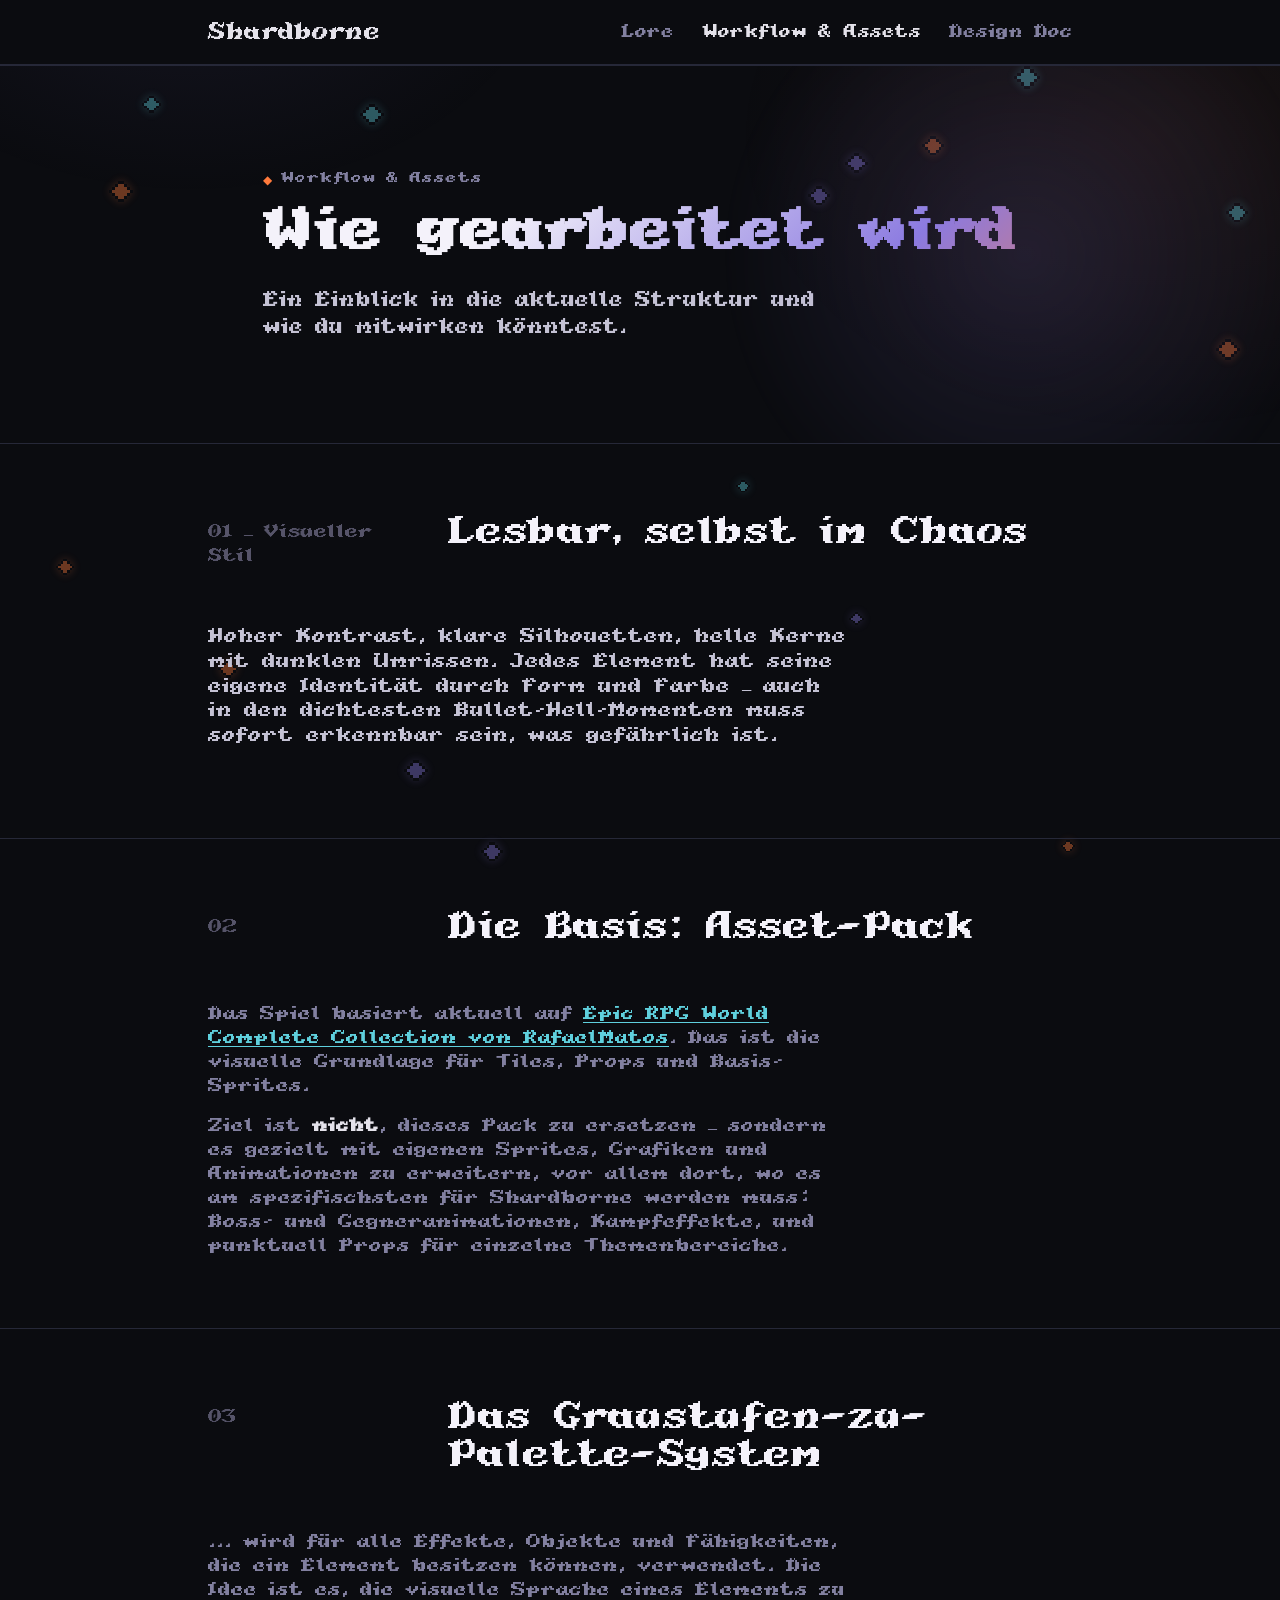
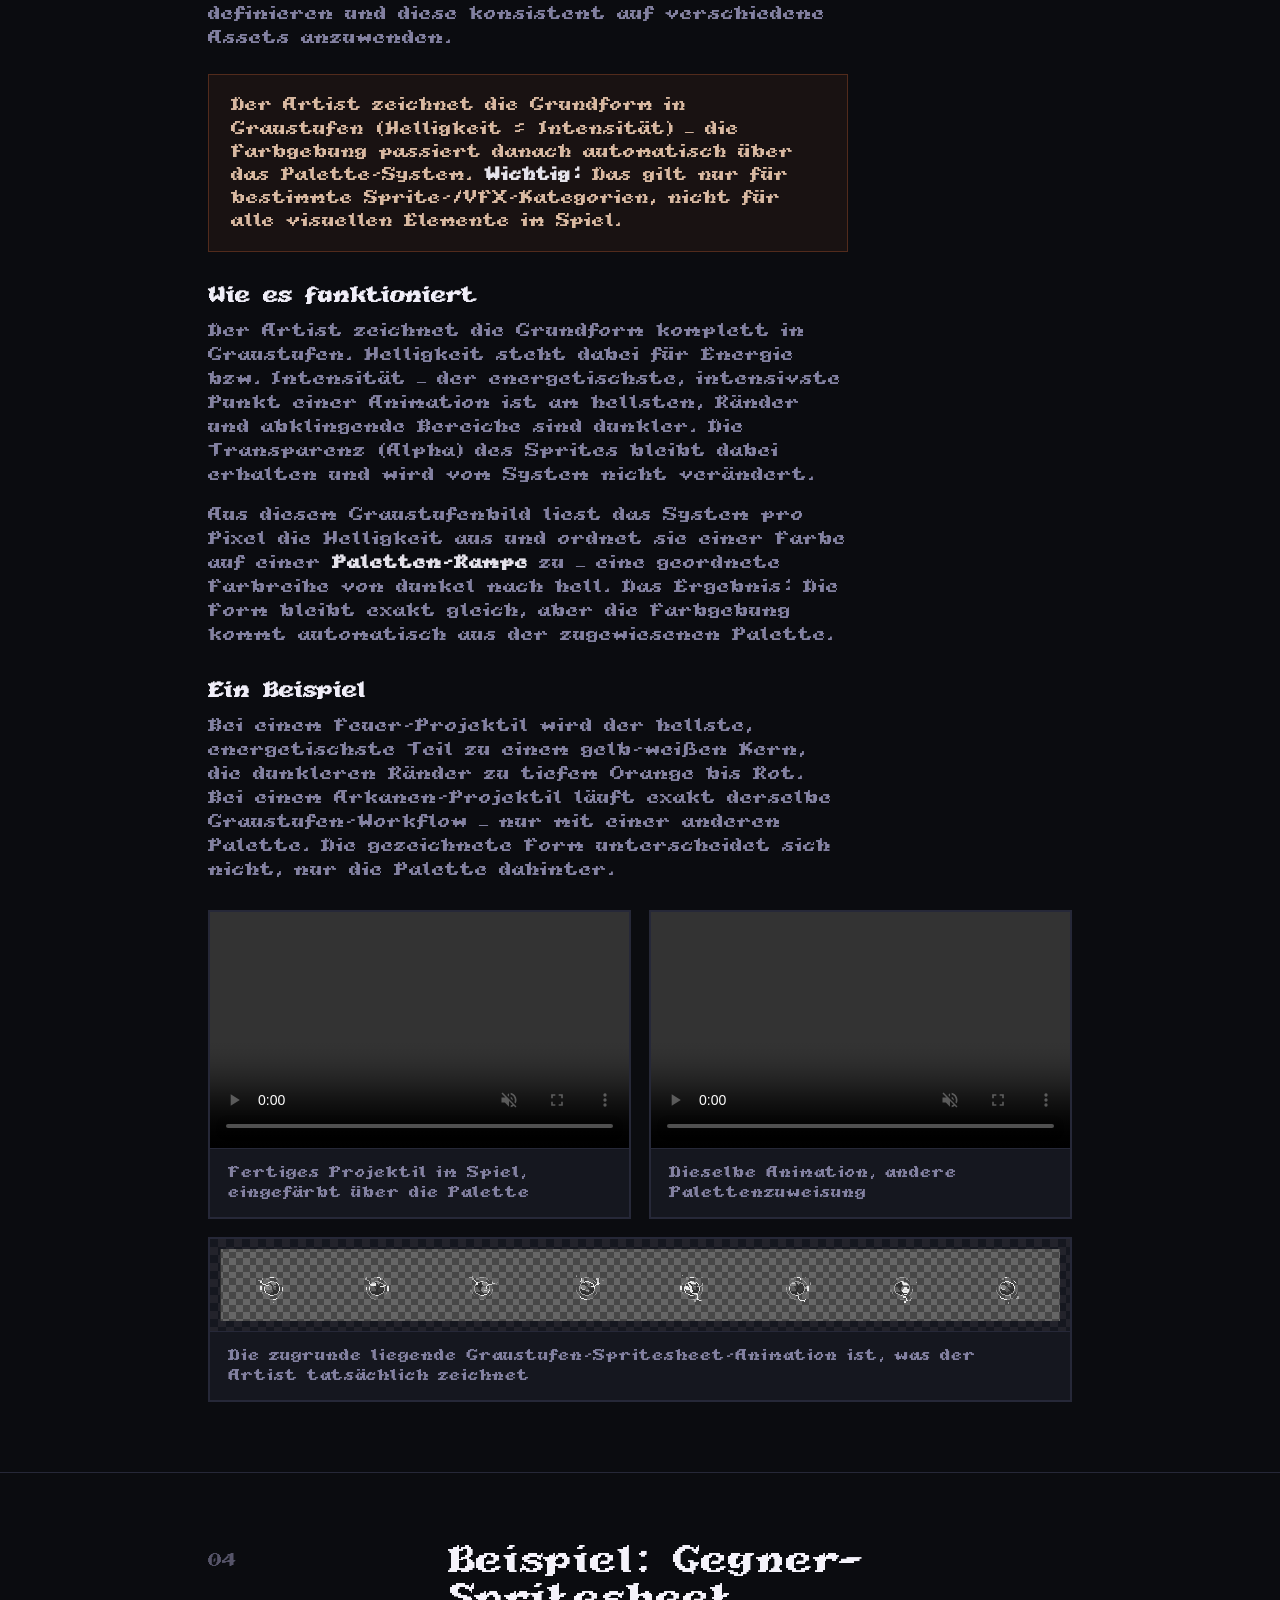
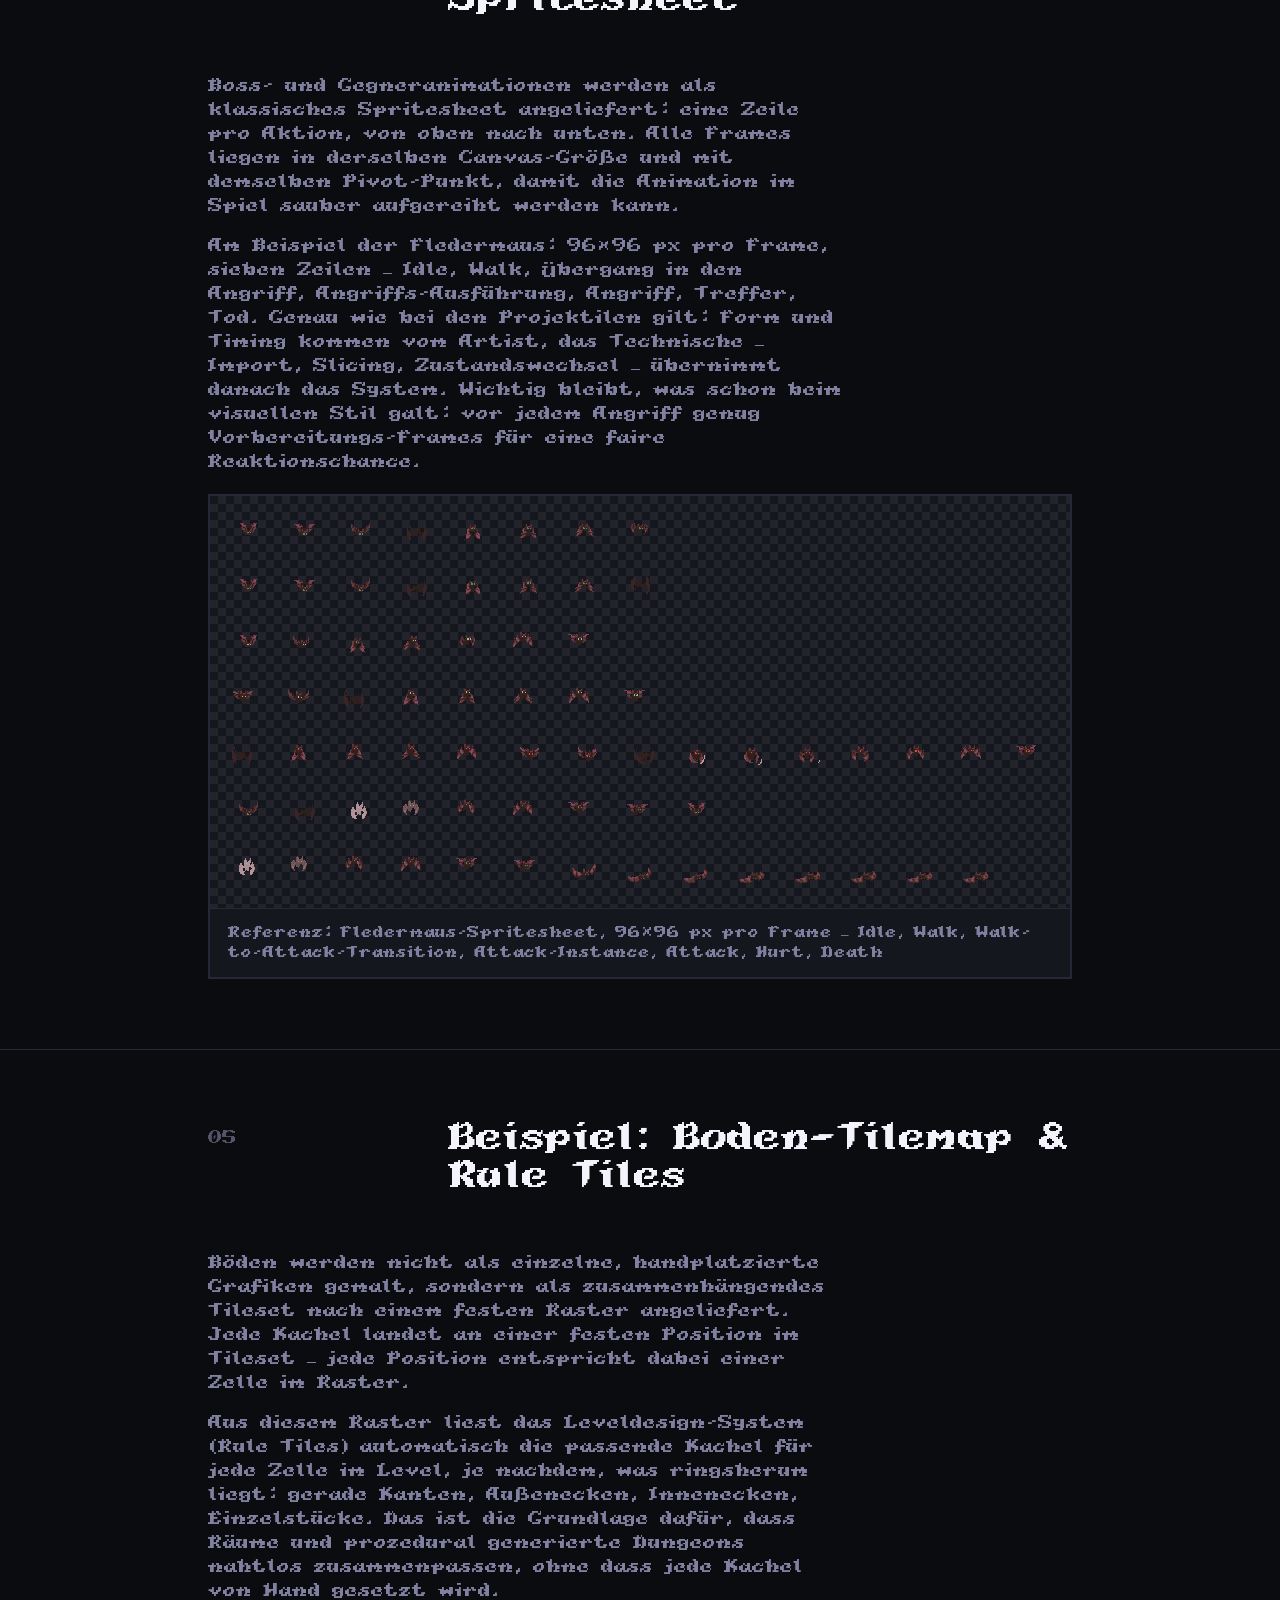
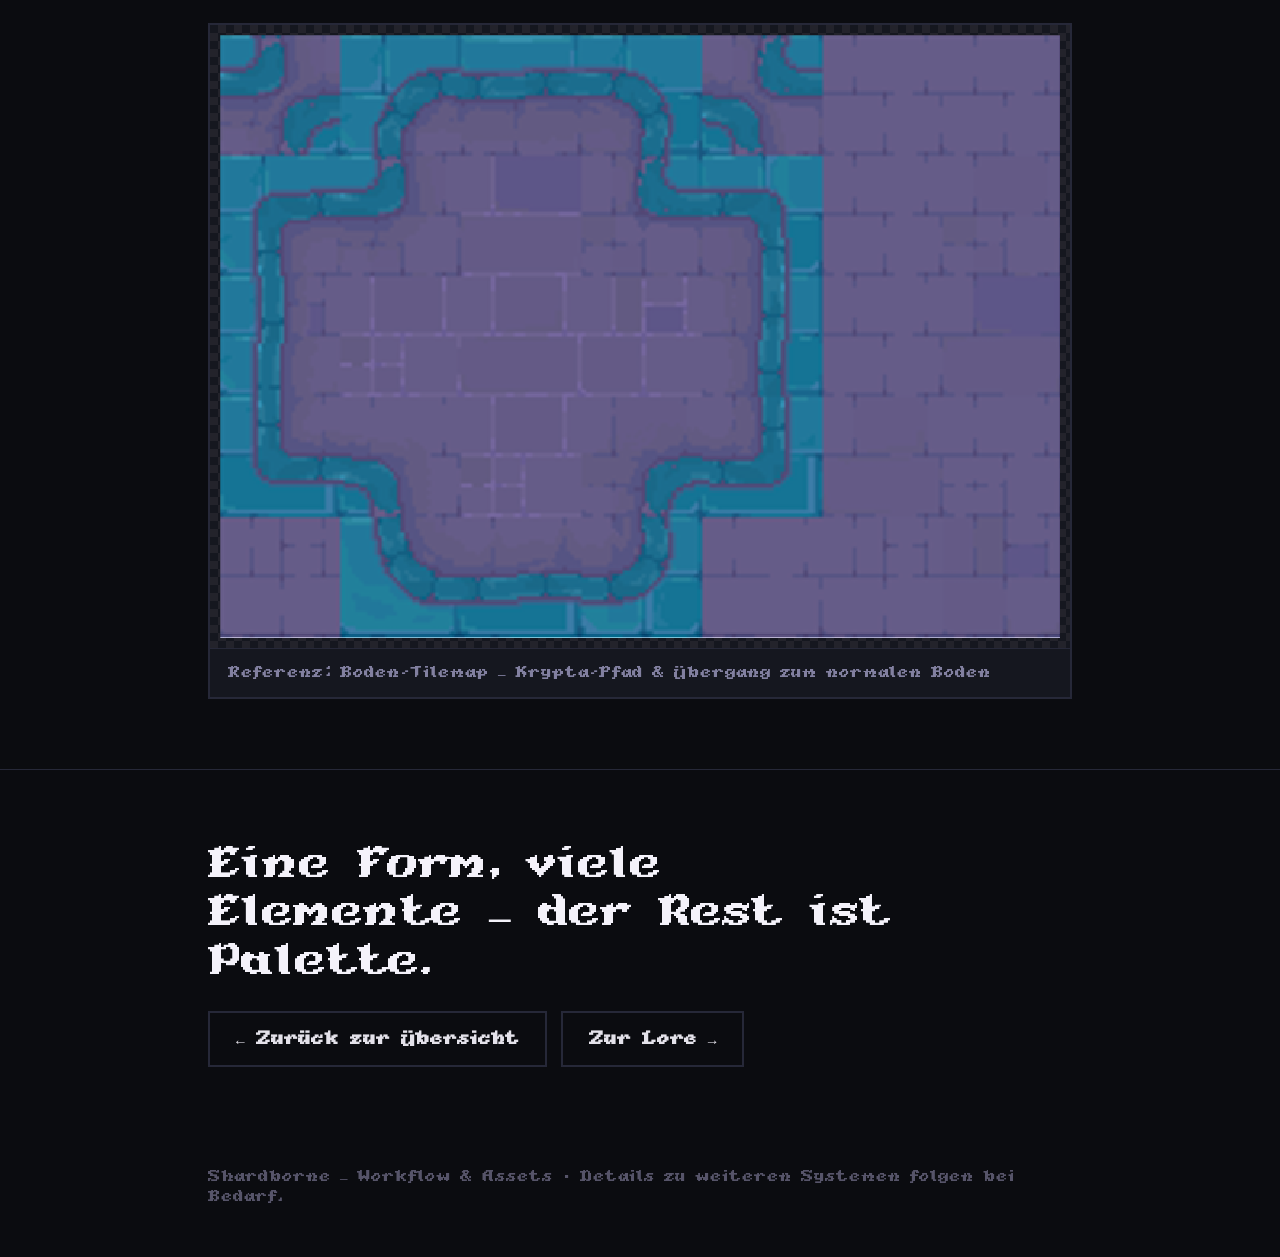
<file: workflow.html>
<!DOCTYPE html>
<html lang="de">
<head>
  <meta charset="UTF-8">
  <meta name="viewport" content="width=device-width, initial-scale=1.0">
  <title>Shardborne — Workflow & Assets</title>
  <link rel="stylesheet" href="style.css">
</head>
<body>

<div class="grain"></div>

<svg style="display:none">
  <symbol id="pixel-gem" viewBox="0 0 8 8">
    <rect x="3" y="0" width="1" height="1" style="fill:var(--bg)"/>
    <rect x="4" y="0" width="1" height="1" style="fill:var(--bg)"/>
    <rect x="2" y="1" width="1" height="1" style="fill:var(--bg)"/>
    <rect x="5" y="1" width="1" height="1" style="fill:var(--bg)"/>
    <rect x="1" y="2" width="1" height="1" style="fill:var(--bg)"/>
    <rect x="6" y="2" width="1" height="1" style="fill:var(--bg)"/>
    <rect x="0" y="3" width="1" height="1" style="fill:var(--bg)"/>
    <rect x="7" y="3" width="1" height="1" style="fill:var(--bg)"/>
    <rect x="1" y="4" width="1" height="1" style="fill:var(--bg)"/>
    <rect x="6" y="4" width="1" height="1" style="fill:var(--bg)"/>
    <rect x="2" y="5" width="1" height="1" style="fill:var(--bg)"/>
    <rect x="5" y="5" width="1" height="1" style="fill:var(--bg)"/>
    <rect x="3" y="6" width="1" height="1" style="fill:var(--bg)"/>
    <rect x="4" y="6" width="1" height="1" style="fill:var(--bg)"/>
    <rect x="3" y="1" width="1" height="1" style="fill:currentColor"/>
    <rect x="4" y="1" width="1" height="1" style="fill:currentColor"/>
    <rect x="2" y="2" width="1" height="1" style="fill:currentColor"/>
    <rect x="3" y="2" width="1" height="1" style="fill:currentColor"/>
    <rect x="4" y="2" width="1" height="1" style="fill:currentColor"/>
    <rect x="5" y="2" width="1" height="1" style="fill:currentColor"/>
    <rect x="1" y="3" width="1" height="1" style="fill:currentColor"/>
    <rect x="2" y="3" width="1" height="1" style="fill:currentColor"/>
    <rect x="3" y="3" width="1" height="1" style="fill:currentColor"/>
    <rect x="4" y="3" width="1" height="1" style="fill:currentColor"/>
    <rect x="5" y="3" width="1" height="1" style="fill:currentColor"/>
    <rect x="6" y="3" width="1" height="1" style="fill:currentColor"/>
    <rect x="2" y="4" width="1" height="1" style="fill:currentColor"/>
    <rect x="3" y="4" width="1" height="1" style="fill:currentColor"/>
    <rect x="4" y="4" width="1" height="1" style="fill:currentColor"/>
    <rect x="5" y="4" width="1" height="1" style="fill:currentColor"/>
    <rect x="3" y="5" width="1" height="1" style="fill:currentColor"/>
    <rect x="4" y="5" width="1" height="1" style="fill:currentColor"/>
  </symbol>
</svg>
<div class="shard-field" aria-hidden="true">
  <svg class="pixel-shard shard-fire" viewBox="0 0 8 8" shape-rendering="crispEdges" style="top:62.1%; left:4.4%; width:18px; height:18px; animation-duration:7.7s,3.4s; animation-delay:0.6s,3.0s;"><use href="#pixel-gem"></use></svg>
  <svg class="pixel-shard shard-lightning" viewBox="0 0 8 8" shape-rendering="crispEdges" style="top:53.3%; left:57.5%; width:14px; height:14px; animation-duration:6.2s,3.7s; animation-delay:3.0s,0.1s;"><use href="#pixel-gem"></use></svg>
  <svg class="pixel-shard shard-varkhe" viewBox="0 0 8 8" shape-rendering="crispEdges" style="top:20.7%; left:63.1%; width:22px; height:22px; animation-duration:8.9s,4.3s; animation-delay:1.7s,3.5s;"><use href="#pixel-gem"></use></svg>
  <svg class="pixel-shard shard-fire" viewBox="0 0 8 8" shape-rendering="crispEdges" style="top:73.3%; left:17.0%; width:20px; height:20px; animation-duration:8.4s,3.5s; animation-delay:5.7s,1.3s;"><use href="#pixel-gem"></use></svg>
  <svg class="pixel-shard shard-lightning" viewBox="0 0 8 8" shape-rendering="crispEdges" style="top:10.7%; left:11.1%; width:19px; height:19px; animation-duration:10.2s,5.4s; animation-delay:4.4s,2.1s;"><use href="#pixel-gem"></use></svg>
  <svg class="pixel-shard shard-varkhe" viewBox="0 0 8 8" shape-rendering="crispEdges" style="top:93.5%; left:37.6%; width:22px; height:22px; animation-duration:8.1s,4.9s; animation-delay:5.3s,1.4s;"><use href="#pixel-gem"></use></svg>
  <svg class="pixel-shard shard-fire" viewBox="0 0 8 8" shape-rendering="crispEdges" style="top:20.1%; left:8.5%; width:24px; height:24px; animation-duration:7.6s,3.9s; animation-delay:0.5s,0.9s;"><use href="#pixel-gem"></use></svg>
  <svg class="pixel-shard shard-lightning" viewBox="0 0 8 8" shape-rendering="crispEdges" style="top:11.5%; left:28.1%; width:24px; height:24px; animation-duration:11.8s,3.5s; animation-delay:2.1s,2.7s;"><use href="#pixel-gem"></use></svg>
  <svg class="pixel-shard shard-varkhe" viewBox="0 0 8 8" shape-rendering="crispEdges" style="top:68.0%; left:66.3%; width:15px; height:15px; animation-duration:10.3s,3.5s; animation-delay:4.4s,0.7s;"><use href="#pixel-gem"></use></svg>
  <svg class="pixel-shard shard-fire" viewBox="0 0 8 8" shape-rendering="crispEdges" style="top:37.7%; left:95.0%; width:24px; height:24px; animation-duration:10.8s,3.7s; animation-delay:1.9s,3.1s;"><use href="#pixel-gem"></use></svg>
  <svg class="pixel-shard shard-lightning" viewBox="0 0 8 8" shape-rendering="crispEdges" style="top:7.3%; left:79.2%; width:26px; height:26px; animation-duration:8.2s,3.8s; animation-delay:1.3s,3.8s;"><use href="#pixel-gem"></use></svg>
  <svg class="pixel-shard shard-varkhe" viewBox="0 0 8 8" shape-rendering="crispEdges" style="top:84.4%; left:31.6%; width:24px; height:24px; animation-duration:9.5s,5.7s; animation-delay:3.9s,0.6s;"><use href="#pixel-gem"></use></svg>
  <svg class="pixel-shard shard-fire" viewBox="0 0 8 8" shape-rendering="crispEdges" style="top:15.1%; left:72.0%; width:22px; height:22px; animation-duration:7.8s,4.8s; animation-delay:5.4s,1.6s;"><use href="#pixel-gem"></use></svg>
  <svg class="pixel-shard shard-lightning" viewBox="0 0 8 8" shape-rendering="crispEdges" style="top:22.6%; left:95.8%; width:22px; height:22px; animation-duration:9.5s,5.3s; animation-delay:5.2s,0.6s;"><use href="#pixel-gem"></use></svg>
  <svg class="pixel-shard shard-varkhe" viewBox="0 0 8 8" shape-rendering="crispEdges" style="top:17.0%; left:66.0%; width:23px; height:23px; animation-duration:6.4s,4.1s; animation-delay:6.0s,2.1s;"><use href="#pixel-gem"></use></svg>
  <svg class="pixel-shard shard-fire" viewBox="0 0 8 8" shape-rendering="crispEdges" style="top:93.3%; left:82.9%; width:14px; height:14px; animation-duration:10.8s,3.3s; animation-delay:5.3s,3.0s;"><use href="#pixel-gem"></use></svg>
</div>

<nav class="site-nav">
  <div class="wrap nav-inner">
    <a href="index.html" class="nav-logo">Shardborne</a>
    <div class="nav-links">
      <a href="story.html">Lore</a>
      <a href="workflow.html" class="active">Workflow & Assets</a>
      <a href="gdd.html">Design Doc</a>
    </div>
    <button class="nav-burger" aria-label="Menü öffnen" aria-expanded="false">
      <span class="bar"></span>
      <span class="bar"></span>
      <span class="bar"></span>
    </button>
  </div>
</nav>

<header class="hero compact">
  <div class="wrap">
    <div class="hero-eyebrow"><span class="rune">◆</span>Workflow & Assets</div>
    <h1>Wie gearbeitet wird</h1>
    <p class="hero-sub">Ein Einblick in die aktuelle Struktur und wie du mitwirken könntest.</p>
  </div>
</header>

<section class="tight">
  <div class="wrap">
    <div class="section-head">
      <div class="section-num">01 — Visueller Stil</div>
      <div class="section-title">Lesbar, selbst im Chaos</div>
    </div>
    <p class="lede">Hoher Kontrast, klare Silhouetten, helle Kerne mit dunklen Umrissen. Jedes Element hat seine eigene Identität durch Form und Farbe — auch in den dichtesten Bullet-Hell-Momenten muss sofort erkennbar sein, was gefährlich ist.</p>
  </div>
</section>

<section class="tight">
  <div class="wrap">
    <div class="section-head">
      <div class="section-num">02</div>
      <div class="section-title">Die Basis: Asset-Pack</div>
    </div>
    <div class="body-col">
      <p>Das Spiel basiert aktuell auf <a href="https://rafaelmatos.itch.io/epic-rpg-world-collection" target="_blank" rel="noopener" style="color: var(--lightning); text-decoration: underline;">Epic RPG World Complete Collection von RafaelMatos</a>. Das ist die visuelle Grundlage für Tiles, Props und Basis-Sprites.</p>
      <p>Ziel ist <strong>nicht</strong>, dieses Pack zu ersetzen — sondern es gezielt mit eigenen Sprites, Grafiken und Animationen zu erweitern, vor allem dort, wo es am spezifischsten für Shardborne werden muss: Boss- und Gegneranimationen, Kampfeffekte, und punktuell Props für einzelne Themenbereiche.</p>
    </div>
  </div>
</section>

<section class="tight">
  <div class="wrap">
    <div class="section-head">
      <div class="section-num">03</div>
      <div class="section-title">Das Graustufen-zu-Palette-System</div>
    </div>
    <div class="body-col">
      <p>... wird für alle Effekte, Objekte und Fähigkeiten, die ein Element besitzen können, verwendet. Die Idee ist es, die visuelle Sprache eines Elements zu definieren und diese konsistent auf verschiedene Assets anzuwenden.</p>

      <div class="note-box">
        Der Artist zeichnet die Grundform in Graustufen (Helligkeit = Intensität) — die Farbgebung passiert danach automatisch über das Palette-System. <strong>Wichtig:</strong> Das gilt nur für bestimmte Sprite-/VFX-Kategorien, nicht für alle visuellen Elemente im Spiel.
      </div>

      <h4>Wie es funktioniert</h4>
      <p>Der Artist zeichnet die Grundform komplett in Graustufen. Helligkeit steht dabei für Energie bzw. Intensität — der energetischste, intensivste Punkt einer Animation ist am hellsten, Ränder und abklingende Bereiche sind dunkler. Die Transparenz (Alpha) des Sprites bleibt dabei erhalten und wird vom System nicht verändert.</p>
      <p>Aus diesem Graustufenbild liest das System pro Pixel die Helligkeit aus und ordnet sie einer Farbe auf einer <strong>Paletten-Rampe</strong> zu — eine geordnete Farbreihe von dunkel nach hell. Das Ergebnis: Die Form bleibt exakt gleich, aber die Farbgebung kommt automatisch aus der zugewiesenen Palette.</p>

      <h4>Ein Beispiel</h4>
      <p>Bei einem Feuer-Projektil wird der hellste, energetischste Teil zu einem gelb-weißen Kern, die dunkleren Ränder zu tiefem Orange bis Rot. Bei einem Arkanen-Projektil läuft exakt derselbe Graustufen-Workflow — nur mit einer anderen Palette. Die gezeichnete Form unterscheidet sich nicht, nur die Palette dahinter.</p>
    </div>

    <div class="video-grid" style="margin-top: 28px;">
      <div class="video-real">
        <video controls loop muted playsinline>
          <source src="media/projectile-1.mp4" type="video/mp4">
        </video>
        <div class="media-caption">Fertiges Projektil im Spiel, eingefärbt über die Palette</div>
      </div>
      <div class="video-real">
        <video controls loop muted playsinline>
          <source src="media/projectile-2.mp4" type="video/mp4">
        </video>
        <div class="media-caption">Dieselbe Animation, andere Palettenzuweisung</div>
      </div>
    </div>
    <div class="ref-image-block">
      <img src="media/grayscale-reference.png" alt="Graustufen-Referenz-Spritesheet der Projektil-Animation" class="ref-sprite-img">
      <div class="media-caption">Die zugrunde liegende Graustufen-Spritesheet-Animation ist, was der Artist tatsächlich zeichnet</div>
    </div>
  </div>
</section>

<section class="tight">
  <div class="wrap">
    <div class="section-head">
      <div class="section-num">04</div>
      <div class="section-title">Beispiel: Gegner-Spritesheet</div>
    </div>
    <div class="body-col">
      <p>Boss- und Gegneranimationen werden als klassisches Spritesheet angeliefert: eine Zeile pro Aktion, von oben nach unten. Alle Frames liegen in derselben Canvas-Größe und mit demselben Pivot-Punkt, damit die Animation im Spiel sauber aufgereiht werden kann.</p>
      <p>Am Beispiel der Fledermaus: 96×96 px pro Frame, sieben Zeilen — Idle, Walk, Übergang in den Angriff, Angriffs-Ausführung, Angriff, Treffer, Tod. Genau wie bei den Projektilen gilt: Form und Timing kommen vom Artist, das Technische — Import, Slicing, Zustandswechsel — übernimmt danach das System. Wichtig bleibt, was schon beim visuellen Stil galt: vor jedem Angriff genug Vorbereitungs-Frames für eine faire Reaktionschance.</p>
    </div>

    <div class="ref-image-block" style="margin-top: 20px;">
      <img src="media/enemy-spritesheet-bat.png" alt="Fledermaus-Spritesheet mit sieben Animationszeilen: Idle, Walk, Transition, Attack-Instance, Attack, Hurt, Death" class="ref-sprite-img">
      <div class="media-caption">Referenz: Fledermaus-Spritesheet, 96×96 px pro Frame — Idle, Walk, Walk-to-Attack-Transition, Attack-Instance, Attack, Hurt, Death</div>
    </div>
  </div>
</section>

<section class="tight">
  <div class="wrap">
    <div class="section-head">
      <div class="section-num">05</div>
      <div class="section-title">Beispiel: Boden-Tilemap & Rule Tiles</div>
    </div>
    <div class="body-col">
      <p>Böden werden nicht als einzelne, handplatzierte Grafiken gemalt, sondern als zusammenhängendes Tileset nach einem festen Raster angeliefert. Jede Kachel landet an einer festen Position im Tileset — jede Position entspricht dabei einer Zelle im Raster.</p>
      <p>Aus diesem Raster liest das Leveldesign-System (Rule Tiles) automatisch die passende Kachel für jede Zelle im Level, je nachdem, was ringsherum liegt: gerade Kanten, Außenecken, Innenecken, Einzelstücke. Das ist die Grundlage dafür, dass Räume und prozedural generierte Dungeons nahtlos zusammenpassen, ohne dass jede Kachel von Hand gesetzt wird.</p>
    </div>

    <div class="ref-image-block" style="margin-top: 20px;">
      <img src="media/tilemap-floor-example.png" alt="Beispielhafte Boden-Tilemap mit Wasser- und Steinboden, automatisch aus Rule Tiles zusammengesetzt" class="ref-sprite-img">
      <div class="media-caption">Referenz: Boden-Tilemap — Krypta-Pfad & Übergang zum normalen Boden</div>
    </div>
  </div>
</section>

<section class="closing tight">
  <div class="wrap">
    <h2>Eine Form, viele Elemente — der Rest ist Palette.</h2>
    <div class="cta-row">
      <a class="cta secondary" href="index.html">← Zurück zur Übersicht</a>
      <a class="cta secondary" href="story.html">Zur Lore →</a>
    </div>
  </div>
</section>

<footer class="site-footer">
  <div class="wrap">Shardborne — Workflow & Assets · Details zu weiteren Systemen folgen bei Bedarf.</div>
</footer>

<script>
  (function() {
    var field = document.querySelector('.shard-field');
    if (!field) return;
    function updateShardField() {
      field.style.transform = 'translateY(' + window.scrollY + 'px)';
    }
    window.addEventListener('scroll', updateShardField, { passive: true });
    window.addEventListener('resize', updateShardField);
    updateShardField();
  })();
</script>

<script>
  (function() {
    var burger = document.querySelector('.nav-burger');
    var links = document.querySelector('.nav-links');
    if (!burger || !links) return;
    burger.addEventListener('click', function() {
      var isOpen = links.classList.toggle('open');
      burger.classList.toggle('open', isOpen);
      burger.setAttribute('aria-expanded', isOpen ? 'true' : 'false');
      burger.setAttribute('aria-label', isOpen ? 'Menü schließen' : 'Menü öffnen');
    });
    links.querySelectorAll('a').forEach(function(a) {
      a.addEventListener('click', function() {
        links.classList.remove('open');
        burger.classList.remove('open');
        burger.setAttribute('aria-expanded', 'false');
        burger.setAttribute('aria-label', 'Menü öffnen');
      });
    });
  })();
</script>
</body>
</html>
</file>
<file: style.css>
@font-face {
  font-family: 'Merlin8x8';
  src: url('fonts/Merlin8x8.woff') format('woff');
  font-weight: normal;
  font-style: normal;
  font-display: swap;
}
@font-face {
  font-family: 'Merlin16x16';
  src: url('fonts/Merlin16x16.woff') format('woff');
  font-weight: normal;
  font-style: normal;
  font-display: swap;
}

:root {
  --bg: #0b0c10;
  --bg-raised: #15171f;
  --bg-raised-2: #1c1e28;
  --line: #262838;
  --text: #e4e2ea;
  --muted: #8280a0;
  --muted-2: #565469;
  --fire: #ff7a3c;
  --lightning: #5fd0dd;
  --varkhe: #8b7ae0;
  --serif: 'Merlin16x16', 'Press Start 2P', 'Courier New', monospace;
  --sans: 'Merlin8x8', 'Courier New', monospace;
}

* { box-sizing: border-box; margin: 0; padding: 0; }

html {
  scroll-behavior: smooth;
  overflow-x: hidden;
  max-width: 100%;
}

body {
  overflow-x: hidden;
  max-width: 100%;
}

h1, h2, h3, h4, h5, p, span, div, a, li, button {
  overflow-wrap: break-word;
  word-break: break-word;
  hyphens: auto;
}

body {
  background: var(--bg);
  color: var(--text);
  font-family: var(--sans);
  line-height: 1.6;
  -webkit-font-smoothing: antialiased;
}

::selection { background: var(--fire); color: #0b0c10; }

a { color: inherit; }

.wrap {
  max-width: 920px;
  margin: 0 auto;
  padding: 0 28px;
}

.grain {
  position: fixed;
  inset: 0;
  pointer-events: none;
  background-image:
          radial-gradient(ellipse 600px 400px at 15% -5%, rgba(139,122,224,0.08), transparent 60%),
          radial-gradient(ellipse 700px 500px at 90% 15%, rgba(255,122,60,0.06), transparent 60%);
  z-index: 0;
}

/* ---------- ELEMENTAL PIXEL SHARDS ---------- */
.shard-field {
  position: absolute;
  top: 0;
  left: 0;
  right: 0;
  height: 100vh;
  pointer-events: none;
  overflow: hidden;
  z-index: 0;
  will-change: transform;
}

.pixel-shard {
  position: absolute;
  opacity: 0.4;
  image-rendering: pixelated;
  animation-name: shard-bob, shard-pulse;
  animation-timing-function: ease-in-out, ease-in-out;
  animation-iteration-count: infinite, infinite;
  animation-direction: alternate, alternate;
}

.shard-fire {
  color: var(--fire);
  filter: drop-shadow(0 0 5px rgba(255,122,60,0.55));
}

.shard-lightning {
  color: var(--lightning);
  filter: drop-shadow(0 0 5px rgba(95,208,221,0.55));
}

.shard-varkhe {
  color: var(--varkhe);
  filter: drop-shadow(0 0 5px rgba(139,122,224,0.55));
}

@keyframes shard-bob {
  0%   { transform: translateY(0) rotate(0deg); }
  100% { transform: translateY(-26px) rotate(12deg); }
}

@keyframes shard-pulse {
  0%   { opacity: 0.22; }
  100% { opacity: 0.62; }
}

@media (max-width: 680px) {
  .shard-field .pixel-shard:nth-child(n+9) { display: none; }
}

/* ---------- NAV ---------- */
.site-nav {
  position: sticky;
  top: 0;
  z-index: 20;
  background: var(--bg);
  border-bottom: 2px solid var(--line);
}

.nav-inner {
  display: flex;
  align-items: center;
  justify-content: space-between;
  height: 64px;
}

.nav-logo {
  font-family: var(--serif);
  font-weight: 400;
  font-size: 18px;
  text-decoration: none;
  color: var(--text);
  letter-spacing: 0.03em;
}

.nav-links {
  display: flex;
  gap: 28px;
}

.nav-links a {
  font-size: 14px;
  color: var(--muted);
  text-decoration: none;
  transition: color 0.15s;
}

.nav-links a:hover,
.nav-links a.active {
  color: var(--text);
}

.nav-burger {
  display: none;
  width: 36px;
  height: 32px;
  background: transparent;
  border: 2px solid var(--line);
  padding: 0;
  cursor: pointer;
  position: relative;
}

.nav-burger .bar {
  position: absolute;
  left: 7px;
  right: 7px;
  height: 2px;
  background: var(--text);
  transition: transform 0.2s ease, opacity 0.15s ease;
}

.nav-burger .bar:nth-child(1) { top: 10px; }
.nav-burger .bar:nth-child(2) { top: 16px; }
.nav-burger .bar:nth-child(3) { top: 22px; }

.nav-burger.open .bar:nth-child(1) {
  top: 16px;
  transform: rotate(45deg);
}
.nav-burger.open .bar:nth-child(2) {
  opacity: 0;
}
.nav-burger.open .bar:nth-child(3) {
  top: 16px;
  transform: rotate(-45deg);
}

@media (max-width: 720px) {
  .nav-burger {
    display: block;
  }

  .nav-links {
    position: fixed;
    top: 64px;
    left: 0;
    right: 0;
    bottom: 0;
    background: var(--bg);
    border-top: 2px solid var(--line);
    flex-direction: column;
    gap: 0;
    padding: 8px 0;
    transform: translateY(-8px);
    opacity: 0;
    pointer-events: none;
    visibility: hidden;
    transition: opacity 0.15s ease, transform 0.15s ease;
  }

  .nav-links.open {
    opacity: 1;
    transform: translateY(0);
    pointer-events: auto;
    visibility: visible;
  }

  .nav-links a {
    font-size: 16px;
    padding: 16px 28px;
    border-bottom: 1px solid var(--line);
  }
}

/* ---------- HERO ---------- */
.hero {
  position: relative;
  min-height: 92vh;
  display: flex;
  flex-direction: column;
  justify-content: center;
  border-bottom: 1px solid var(--line);
  overflow: hidden;
}

.hero.compact {
  min-height: 42vh;
}

.hero::before {
  content: "";
  position: absolute;
  top: -20%;
  right: -10%;
  width: 60%;
  height: 140%;
  background: radial-gradient(circle, rgba(139,122,224,0.15) 0%, transparent 65%);
  filter: blur(2px);
}

/* ---------- HERO: FULL-PAGE VIDEO VARIANT (index) ---------- */
.hero-video {
  min-height: calc(100vh - 66px);
  min-height: calc(100svh - 66px);
  justify-content: flex-end;
  padding-bottom: 40px;
}

.hero-video::before { display: none; }

.hero-video-bg {
  position: absolute;
  inset: 0;
  width: 100%;
  height: 100%;
  object-fit: cover;
  z-index: 0;
}

.hero-scrim {
  position: absolute;
  inset: 0;
  z-index: 1;
  pointer-events: none;
  background:
          linear-gradient(to bottom, rgba(11,12,16,0.82) 0%, rgba(11,12,16,0.25) 32%, rgba(11,12,16,0.1) 55%, rgba(11,12,16,0.88) 100%),
          linear-gradient(to right, rgba(11,12,16,0.55) 0%, rgba(11,12,16,0.05) 55%);
}

.hero-bottom-row {
  position: relative;
  z-index: 2;
  max-width: 1400px;
  margin: 0 auto;
  padding: 0 40px;
  display: flex;
  align-items: center;
  justify-content: space-between;
  gap: 20px;
}

.hero-bottom-row .hero-tags {
  margin-top: 0;
  justify-content: center;
  flex: 1 1 auto;
}

.hero-play-btn {
  display: inline-flex;
  align-items: center;
  gap: 10px;
  flex: 0 0 auto;
  padding: 12px 22px;
  background: var(--fire);
  border: 2px solid var(--fire);
  color: #1a0c05;
  font-size: 13.5px;
  font-weight: 600;
  text-decoration: none;
  white-space: nowrap;
  transition: transform 0.15s ease, box-shadow 0.15s ease;
}

.hero-play-btn:hover {
  transform: translateY(-2px);
  box-shadow: 0 6px 18px rgba(255,122,60,0.35);
}

.hero-play-btn .play-icon-tri {
  font-size: 10px;
}


.hero-eyebrow {
  font-size: 12px;
  color: var(--muted);
  letter-spacing: 0.04em;
  margin-bottom: 18px;
  position: relative;
}

.hero-eyebrow .rune {
  color: var(--fire);
  margin-right: 8px;
}

.hero h1 {
  font-family: var(--serif);
  font-weight: 900;
  font-size: clamp(34px, 6.5vw, 68px);
  line-height: 1.02;
  letter-spacing: 0.01em;
  background: linear-gradient(135deg, #f4f2fa 30%, var(--varkhe) 85%, var(--fire) 130%);
  -webkit-background-clip: text;
  background-clip: text;
  color: transparent;
  position: relative;
}

.hero.compact h1 {
  font-size: clamp(28px, 5vw, 46px);
}

.hero-sub {
  margin-top: 28px;
  max-width: 560px;
  font-size: 16.5px;
  color: #c4c2d4;
  font-weight: 400;
}

.hero-tags {
  margin-top: 40px;
  display: flex;
  gap: 10px;
  flex-wrap: wrap;
}

.tag {
  font-size: 12px;
  padding: 7px 14px;
  border: 2px solid var(--line);
  border-radius: 0;
  color: var(--muted);
}

.scroll-cue {
  font-size: 12px;
  color: var(--muted-2);
  display: flex;
  align-items: center;
  gap: 8px;
  flex: 0 1 auto;
  white-space: nowrap;
  overflow: hidden;
  text-overflow: ellipsis;
}

.scroll-cue .line {
  width: 24px;
  height: 1px;
  background: var(--muted-2);
}

/* ---------- SECTION SHARED ---------- */
section {
  padding: 100px 0;
  border-bottom: 1px solid var(--line);
  position: relative;
}

section.tight { padding: 70px 0; }

.section-head {
  display: grid;
  grid-template-columns: 200px 1fr;
  gap: 40px;
  margin-bottom: 56px;
}

.section-num {
  font-family: var(--serif);
  font-size: 15px;
  color: var(--muted-2);
  padding-top: 6px;
}

.section-title {
  font-family: var(--serif);
  font-size: clamp(22px, 3.2vw, 30px);
  font-weight: 700;
  color: #f4f2fa;
}

@media (max-width: 680px) {
  .section-head { grid-template-columns: 1fr; gap: 12px; }
}

.lede {
  max-width: 640px;
  font-size: 15.5px;
  color: #c4c2d4;
  margin-bottom: 20px;
}

.body-col {
  max-width: 640px;
}

.body-col p {
  font-size: 15px;
  color: var(--muted);
  margin-bottom: 16px;
}

.body-col p:last-child { margin-bottom: 0; }

.body-col strong { color: var(--text); }

.body-col h4 {
  font-family: var(--serif);
  font-size: 17px;
  color: #f0eef8;
  margin: 30px 0 10px;
}

.body-col h4:first-child { margin-top: 0; }

.quote-line {
  max-width: 600px;
  font-size: 15px;
  font-style: italic;
  color: #a8a6ba;
  border-left: 2px solid var(--varkhe);
  padding-left: 18px;
  margin: 18px 0;
}

/* ---------- FACTION CARDS ---------- */
.factions {
  display: grid;
  gap: 18px;
}

.faction-card {
  background: var(--bg-raised);
  border: 2px solid var(--line);
  border-radius: 0;
  padding: 28px 30px;
  display: grid;
  grid-template-columns: 1fr 1fr;
  gap: 24px;
  position: relative;
  overflow: hidden;
}

.faction-card::before {
  content: "";
  position: absolute;
  left: 0; top: 0; bottom: 0;
  width: 3px;
}

.faction-card.aether::before { background: var(--lightning); }
.faction-card.varkhe::before { background: var(--varkhe); }
.faction-card.beast::before { background: var(--fire); }
.faction-card.player::before { background: var(--muted-2); }

.faction-card h3 {
  font-family: var(--serif);
  font-size: 18px;
  margin-bottom: 10px;
}

.faction-card.aether h3 { color: var(--lightning); }
.faction-card.varkhe h3 { color: var(--varkhe); }
.faction-card.beast h3 { color: var(--fire); }
.faction-card.player h3 { color: #b8b6c8; }

.faction-card p {
  font-size: 14.5px;
  color: var(--muted);
}

.faction-card .visual-note {
  font-size: 13px;
  color: #a8a6ba;
  border-top: 1px solid var(--line);
  padding-top: 12px;
  margin-top: 12px;
}

.faction-card .visual-note strong {
  display: block;
  font-size: 11px;
  color: var(--muted-2);
  letter-spacing: 0.06em;
  margin-bottom: 6px;
  font-weight: 500;
}

@media (max-width: 680px) {
  .faction-card { grid-template-columns: 1fr; }
}

.note-box {
  margin-top: 24px;
  padding: 18px 22px;
  background: rgba(255,122,60,0.06);
  border: 1px solid rgba(255,122,60,0.25);
  border-radius: 0;
  font-size: 14.5px;
  color: #d8b8a0;
}

/* ---------- ASSET CATEGORIES ---------- */
.categories {
  display: grid;
  grid-template-columns: repeat(3, 1fr);
  gap: 18px;
}

@media (max-width: 780px) {
  .categories { grid-template-columns: 1fr; }
}

.cat-card {
  background: var(--bg-raised);
  border: 2px solid var(--line);
  border-radius: 0;
  padding: 26px 24px;
}

.cat-card.focus {
  border-color: rgba(255,122,60,0.35);
  background: linear-gradient(160deg, rgba(255,122,60,0.06), var(--bg-raised) 60%);
}

.cat-card .cat-label {
  font-size: 12px;
  letter-spacing: 0.04em;
  color: var(--muted-2);
  margin-bottom: 10px;
}

.cat-card.focus .cat-label { color: var(--fire); }

.cat-card h4 {
  font-family: var(--serif);
  font-size: 17px;
  margin-bottom: 10px;
  color: #f0eef8;
}

.cat-card p {
  font-size: 14px;
  color: var(--muted);
}

/* ---------- VIDEO PLACEHOLDERS ---------- */
.video-grid {
  display: grid;
  grid-template-columns: 1fr 1fr;
  gap: 18px;
}

@media (max-width: 680px) {
  .video-grid { grid-template-columns: 1fr; }
}

.video-slot {
  aspect-ratio: 16/9;
  background: var(--bg-raised);
  border: 2px dashed var(--line);
  border-radius: 0;
  display: flex;
  flex-direction: column;
  align-items: center;
  justify-content: center;
  gap: 10px;
  color: var(--muted-2);
  text-align: center;
  padding: 20px;
}

.video-slot .play-icon {
  width: 40px;
  height: 40px;
  border-radius: 0;
  border: 2px solid var(--muted-2);
  display: flex;
  align-items: center;
  justify-content: center;
  font-size: 13px;
}

.video-slot .video-caption {
  font-size: 12.5px;
  max-width: 220px;
}

/* ---------- ROADMAP ---------- */
.roadmap {
  position: relative;
  padding-left: 32px;
}

.roadmap::before {
  content: "";
  position: absolute;
  left: 6px;
  top: 8px;
  bottom: 8px;
  width: 1px;
  background: var(--line);
}

.road-step {
  position: relative;
  padding-bottom: 34px;
}

.road-step:last-child { padding-bottom: 0; }

.road-step::before {
  content: "";
  position: absolute;
  left: -33px;
  top: 4px;
  width: 12px;
  height: 12px;
  border-radius: 0;
  background: var(--bg);
  border: 2px solid var(--muted-2);
}

.road-step.done::before {
  background: var(--fire);
  border-color: var(--fire);
}

.road-step h5 {
  font-size: 15.5px;
  color: var(--text);
  margin-bottom: 4px;
  font-weight: 600;
}

.road-step p {
  font-size: 14px;
  color: var(--muted);
}

.road-step.done h5::after {
  content: "erreicht";
  font-size: 10.5px;
  color: var(--fire);
  letter-spacing: 0.04em;
  margin-left: 10px;
  font-weight: 500;
  vertical-align: middle;
}

.link-placeholder {
  display: inline-flex;
  align-items: center;
  gap: 8px;
  margin-top: 14px;
  font-size: 13.5px;
  color: var(--muted-2);
  border: 2px solid var(--line);
  padding: 8px 14px;
  border-radius: 0;
}

/* ---------- TEAM ---------- */
.team-block {
  background: var(--bg-raised);
  border: 2px solid var(--line);
  border-radius: 0;
  padding: 32px;
  max-width: 640px;
}

.team-block p {
  font-size: 15px;
  color: #c4c2d4;
  margin-bottom: 14px;
}

.team-block p:last-child { margin-bottom: 0; }

.team-block .highlight {
  color: var(--varkhe);
}

/* ---------- REAL MEDIA (video / reference image) ---------- */
.video-real {
  background: var(--bg-raised);
  border: 2px solid var(--line);
  border-radius: 0;
  overflow: hidden;
}

.video-real video {
  width: 100%;
  display: block;
  background: #000;
  aspect-ratio: 16/9;
  object-fit: contain;
}

.media-caption {
  padding: 14px 18px;
  font-size: 12.5px;
  color: var(--muted);
  border-top: 1px solid var(--line);
}

.ref-image-block {
  margin-top: 18px;
  background: var(--bg-raised);
  border: 2px solid var(--line);
  border-radius: 0;
  overflow: hidden;
}

.ref-sprite-img {
  width: 100%;
  display: block;
  background:
          linear-gradient(45deg, #23232b 25%, transparent 25%),
          linear-gradient(-45deg, #23232b 25%, transparent 25%),
          linear-gradient(45deg, transparent 75%, #23232b 75%),
          linear-gradient(-45deg, transparent 75%, #23232b 75%);
  background-size: 16px 16px;
  background-position: 0 0, 0 8px, 8px -8px, -8px 0px;
  image-rendering: pixelated;
  padding: 10px;
}

/* ---------- SUBPAGE LINK CARDS ---------- */
.subpage-links {
  display: grid;
  grid-template-columns: 1fr 1fr;
  gap: 18px;
}

.subpage-links.three {
  grid-template-columns: 1fr 1fr 1fr;
}

@media (max-width: 680px) {
  .subpage-links { grid-template-columns: 1fr; }
  .subpage-links.three { grid-template-columns: 1fr; }
}

.subpage-card {
  display: block;
  background: var(--bg-raised);
  border: 2px solid var(--line);
  border-radius: 0;
  padding: 30px 28px;
  text-decoration: none;
  transition: border-color 0.15s, transform 0.15s;
}

.subpage-card:hover {
  border-color: var(--varkhe);
  transform: translateY(-2px);
}

.subpage-card .cat-label {
  font-size: 12px;
  letter-spacing: 0.04em;
  color: var(--muted-2);
  margin-bottom: 12px;
}

.subpage-card h4 {
  font-family: var(--serif);
  font-size: 18px;
  color: #f0eef8;
  margin-bottom: 10px;
}

.subpage-card p {
  font-size: 14px;
  color: var(--muted);
  margin-bottom: 16px;
}

.subpage-card .go-arrow {
  font-size: 13px;
  color: var(--varkhe);
}

/* ---------- BOSS PROFILE (story page) ---------- */
.boss-profile {
  background: var(--bg-raised);
  border: 2px solid var(--line);
  border-radius: 0;
  padding: 30px 32px;
  margin-top: 10px;
}

.boss-profile .boss-title {
  font-family: var(--serif);
  font-size: 22px;
  color: var(--varkhe);
  margin-bottom: 6px;
}

.boss-profile .boss-role {
  font-size: 12.5px;
  color: var(--muted-2);
  letter-spacing: 0.03em;
  margin-bottom: 18px;
}

.arc-row {
  display: grid;
  grid-template-columns: 1fr 1fr 1fr;
  gap: 14px;
  margin-top: 18px;
}

@media (max-width: 680px) {
  .arc-row { grid-template-columns: 1fr; }
}

.arc-step {
  background: var(--bg-raised-2);
  border: 2px solid var(--line);
  border-radius: 0;
  padding: 16px 18px;
}

.arc-step .arc-label {
  font-size: 11px;
  letter-spacing: 0.04em;
  color: var(--muted-2);
  margin-bottom: 8px;
}

.arc-step p {
  font-size: 13.5px;
  color: var(--muted);
  font-style: italic;
}

/* ---------- GDD TABLES / LISTS ---------- */
.pillar-grid {
  display: grid;
  grid-template-columns: 1fr 1fr;
  gap: 16px;
  margin-top: 10px;
}

@media (max-width: 680px) {
  .pillar-grid { grid-template-columns: 1fr; }
}

.pillar-card {
  background: var(--bg-raised);
  border: 2px solid var(--line);
  border-radius: 0;
  padding: 22px 24px;
}

.pillar-card h5 {
  font-family: var(--serif);
  font-size: 16px;
  color: var(--fire);
  margin-bottom: 8px;
}

.pillar-card p {
  font-size: 13.5px;
  color: var(--muted);
}

.audience-row {
  display: grid;
  grid-template-columns: repeat(4, 1fr);
  gap: 14px;
  margin-top: 10px;
}

@media (max-width: 780px) {
  .audience-row { grid-template-columns: 1fr 1fr; }
}

@media (max-width: 480px) {
  .audience-row { grid-template-columns: 1fr; }
}

.audience-card {
  border: 2px solid var(--line);
  border-radius: 0;
  padding: 18px 16px;
}

.audience-card h5 {
  font-size: 14px;
  color: var(--text);
  margin-bottom: 6px;
}

.audience-card p {
  font-size: 12.5px;
  color: var(--muted-2);
}

.spec-list {
  display: grid;
  grid-template-columns: 1fr 1fr;
  gap: 10px 30px;
  max-width: 640px;
}

.spec-list .spec-row {
  display: flex;
  justify-content: space-between;
  border-bottom: 1px solid var(--line);
  padding: 10px 0;
  font-size: 14px;
}

.spec-list .spec-key { color: var(--muted-2); }
.spec-list .spec-val { color: var(--text); }

@media (max-width: 560px) {
  .spec-list { grid-template-columns: 1fr; }
}

.loop-chain {
  display: flex;
  flex-wrap: wrap;
  gap: 10px;
  align-items: center;
  margin-top: 10px;
}

.loop-node {
  background: var(--bg-raised);
  border: 2px solid var(--line);
  border-radius: 0;
  padding: 9px 18px;
  font-size: 13.5px;
  color: var(--text);
}

.loop-arrow {
  color: var(--muted-2);
}

/* ---------- CLOSING / HOOK ---------- */
.closing {
  padding: 130px 0 110px;
  text-align: left;
  border-bottom: none;
}

.closing h2 {
  font-family: var(--serif);
  font-size: clamp(24px, 4vw, 36px);
  max-width: 700px;
  line-height: 1.2;
  color: #f4f2fa;
  margin-bottom: 26px;
}

.closing .hook-quote {
  max-width: 600px;
  font-size: 16px;
  color: var(--muted);
  border-left: 2px solid var(--varkhe);
  padding-left: 20px;
  margin-bottom: 40px;
}

.cta-row {
  display: flex;
  gap: 14px;
  flex-wrap: wrap;
}

.cta {
  display: inline-block;
  padding: 14px 26px;
  border-radius: 0;
  font-size: 14.5px;
  font-weight: 600;
  text-decoration: none;
}

.cta.primary {
  background: var(--fire);
  color: #1a0c05;
}

.cta.secondary {
  border: 2px solid var(--line);
  color: var(--text);
}

footer.site-footer {
  padding: 30px 0 50px;
  font-size: 12.5px;
  color: var(--muted-2);
}


/* ---------- PIXEL-ART IDENTITY (Alagard display font) ---------- */
h1, h2, .section-title, .nav-logo,
.faction-card h3, .cat-card h4, .subpage-card h4,
.boss-title, .pillar-card h5 {
  -webkit-font-smoothing: none;
  font-smoothing: none;
  text-rendering: optimizeSpeed;
  line-height: 1.25;
}

.hero h1 { line-height: 1.15; }
.closing h2 { line-height: 1.35; }

/* Alagard has no true bold weight - flatten synthetic bolding on pixel headlines */
h1, h2, .section-title, .nav-logo,
.faction-card h3, .cat-card h4, .subpage-card h4,
.boss-title, .pillar-card h5 {
  font-weight: 400;
}
/* ---------- GENERAL MOBILE RESPONSIVENESS ---------- */
@media (max-width: 680px) {
  .wrap {
    padding: 0 20px;
  }

  .hero {
    min-height: auto;
    padding: 64px 0 56px;
  }

  .hero-video {
    min-height: calc(100vh - 66px);
    min-height: calc(100svh - 66px);
    padding: 0 0 28px;
  }

  .hero-bottom-row {
    flex-direction: column;
    align-items: flex-start;
    gap: 16px;
    margin: 0;
    padding: 0 20px;
  }

  .hero-bottom-row .hero-tags {
    display: none;
  }

  .hero-bottom-row .hero-play-btn {
    order: 1;
  }

  .hero-bottom-row .scroll-cue {
    order: 2;
  }

  section {
    padding: 56px 0;
  }

  section.tight {
    padding: 44px 0;
  }

  .closing {
    padding: 72px 0 64px;
  }

  .cta-row {
    flex-direction: column;
    align-items: stretch;
  }

  .cta {
    text-align: center;
  }
}

@media (max-width: 420px) {
  .hero-sub {
    font-size: 14.5px;
  }

  .nav-logo {
    font-size: 16px;
  }

  .hero-play-btn {
    font-size: 12.5px;
    padding: 11px 18px;
  }

  .scroll-cue {
    font-size: 10.5px;
  }

  .scroll-cue .line {
    display: none;
  }
}
</file>
